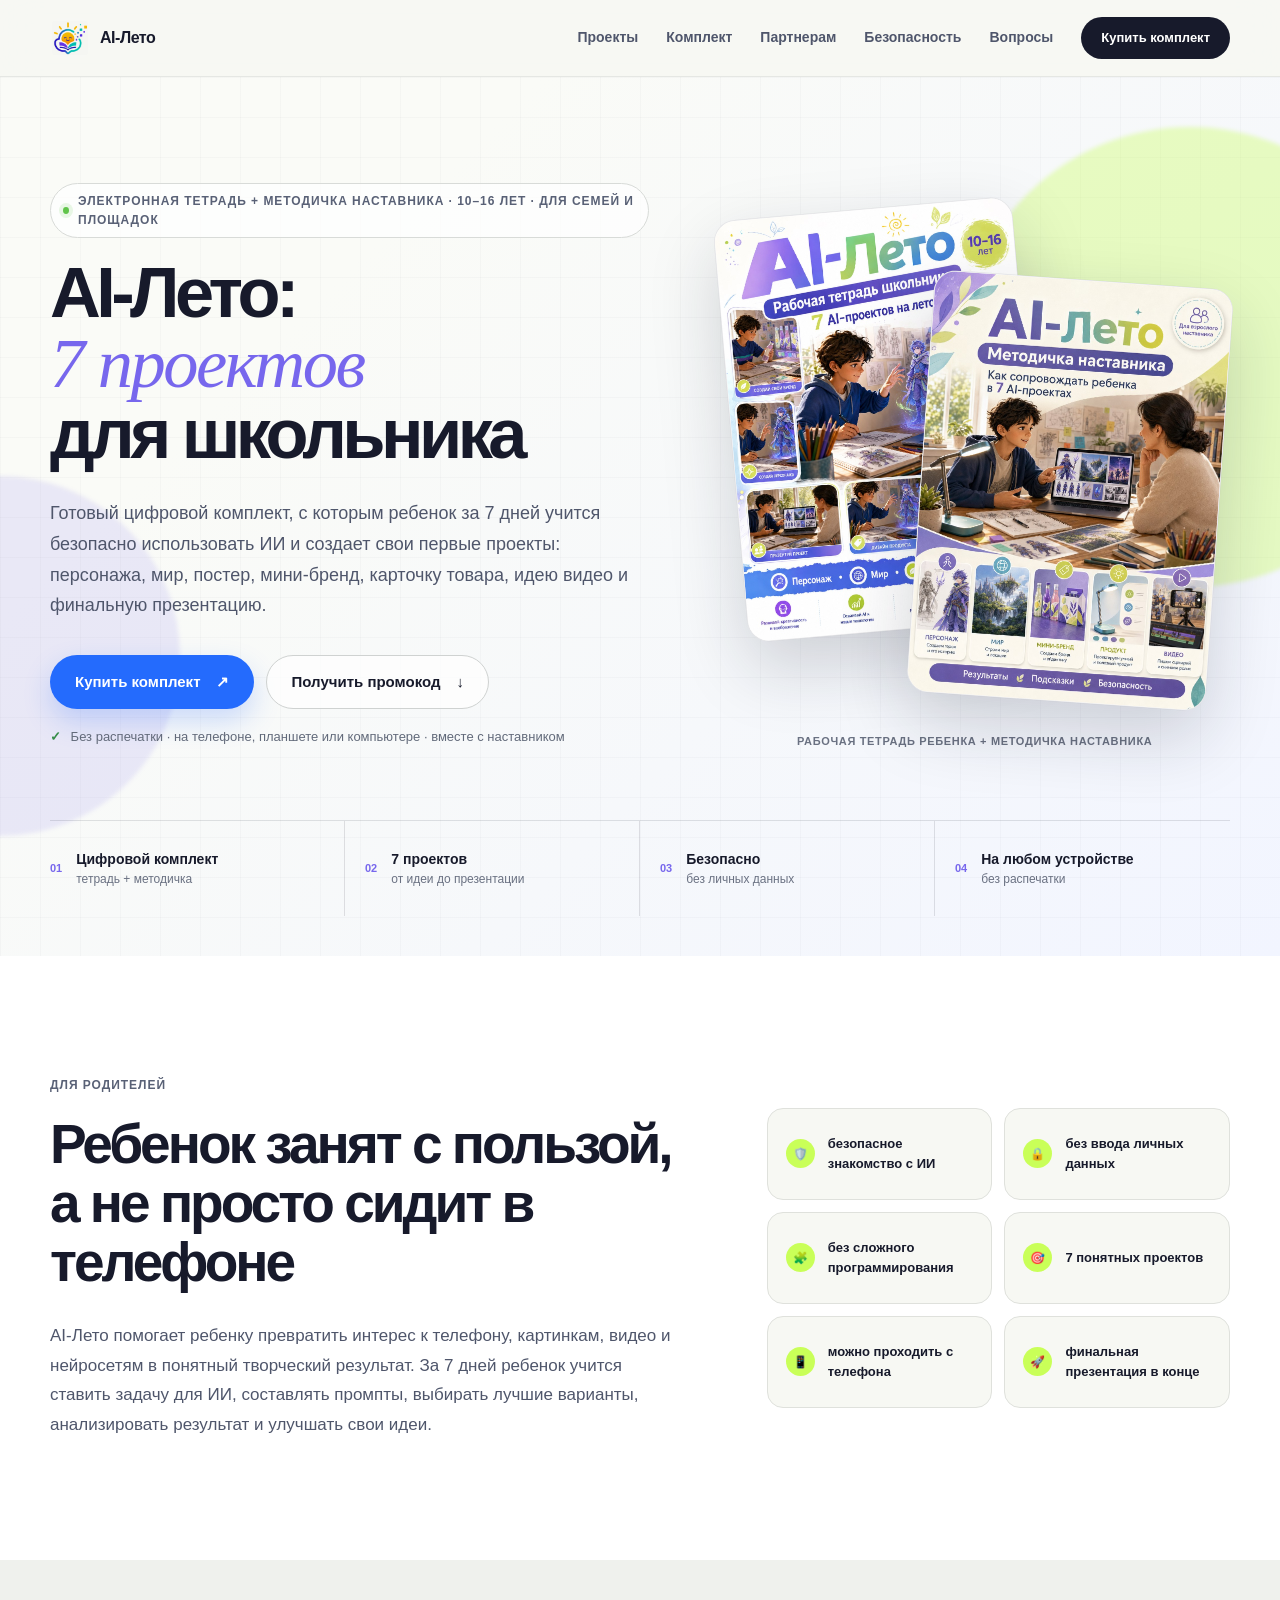
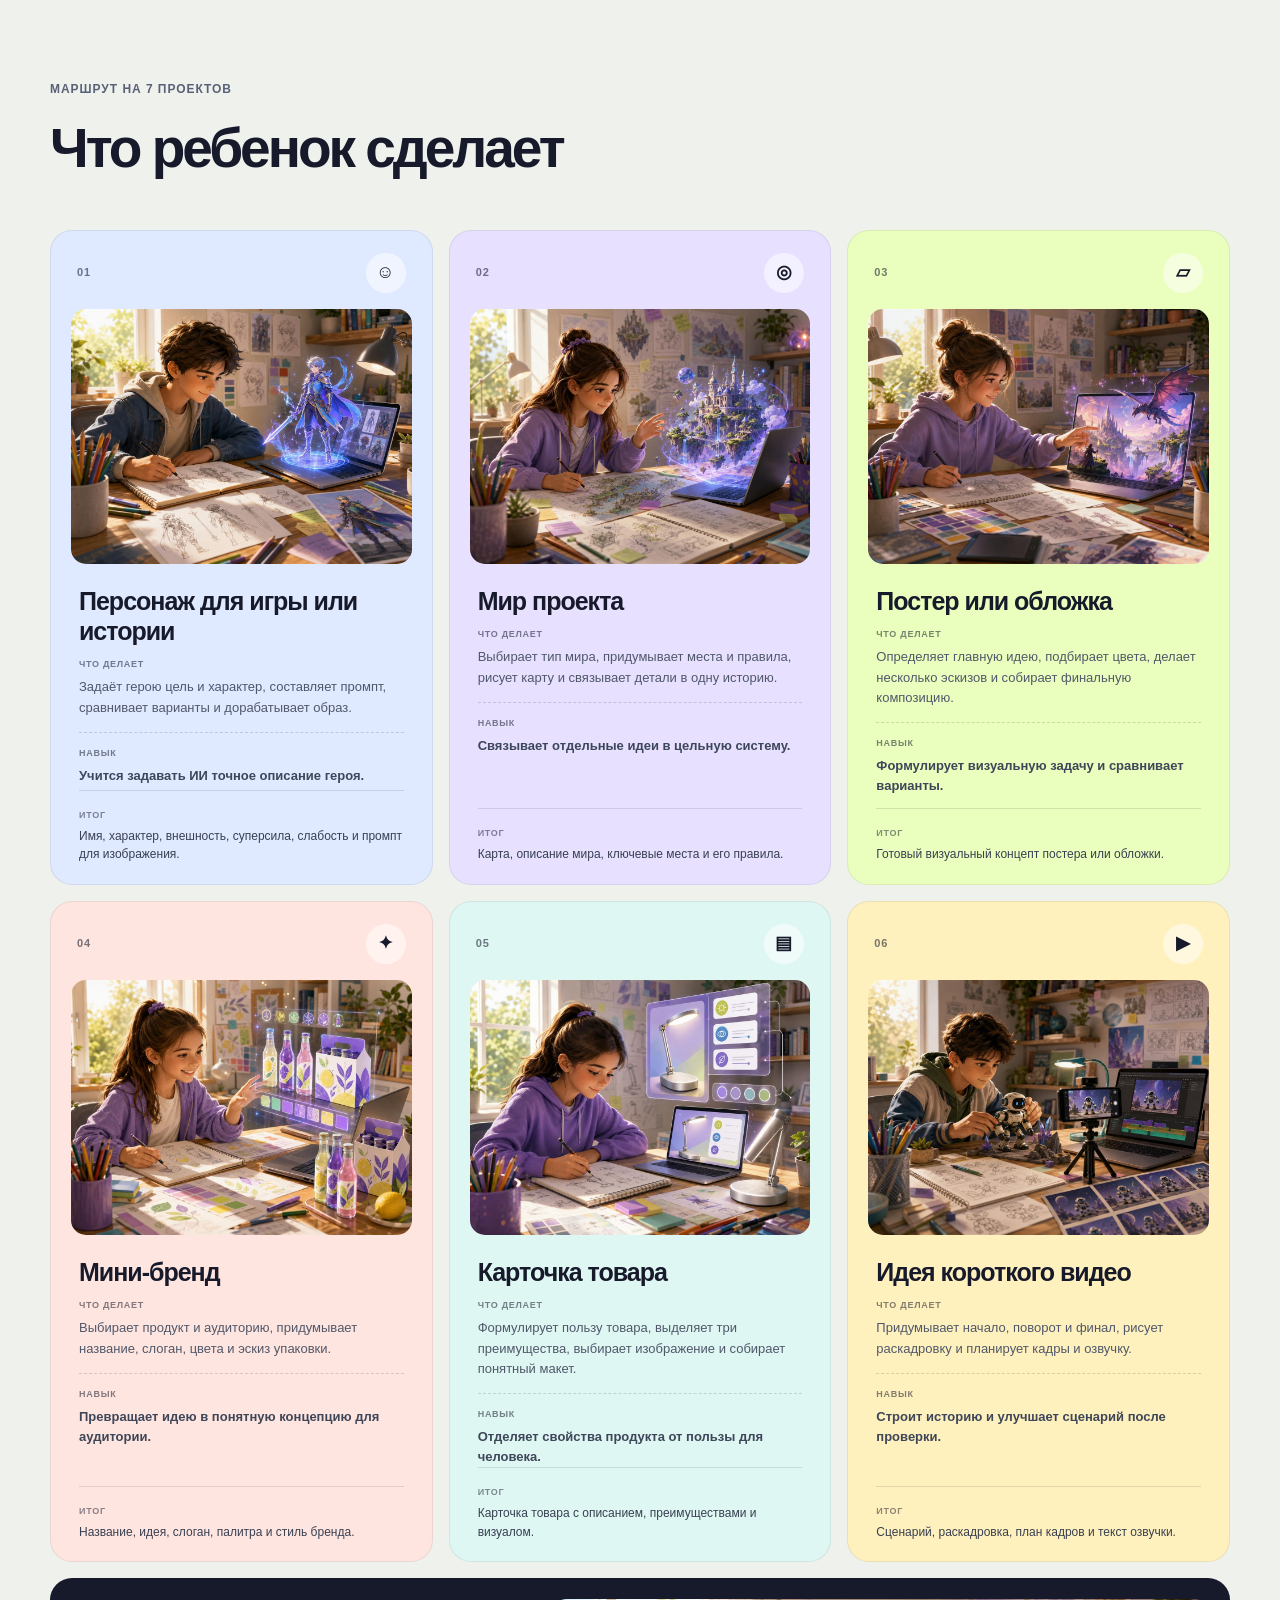
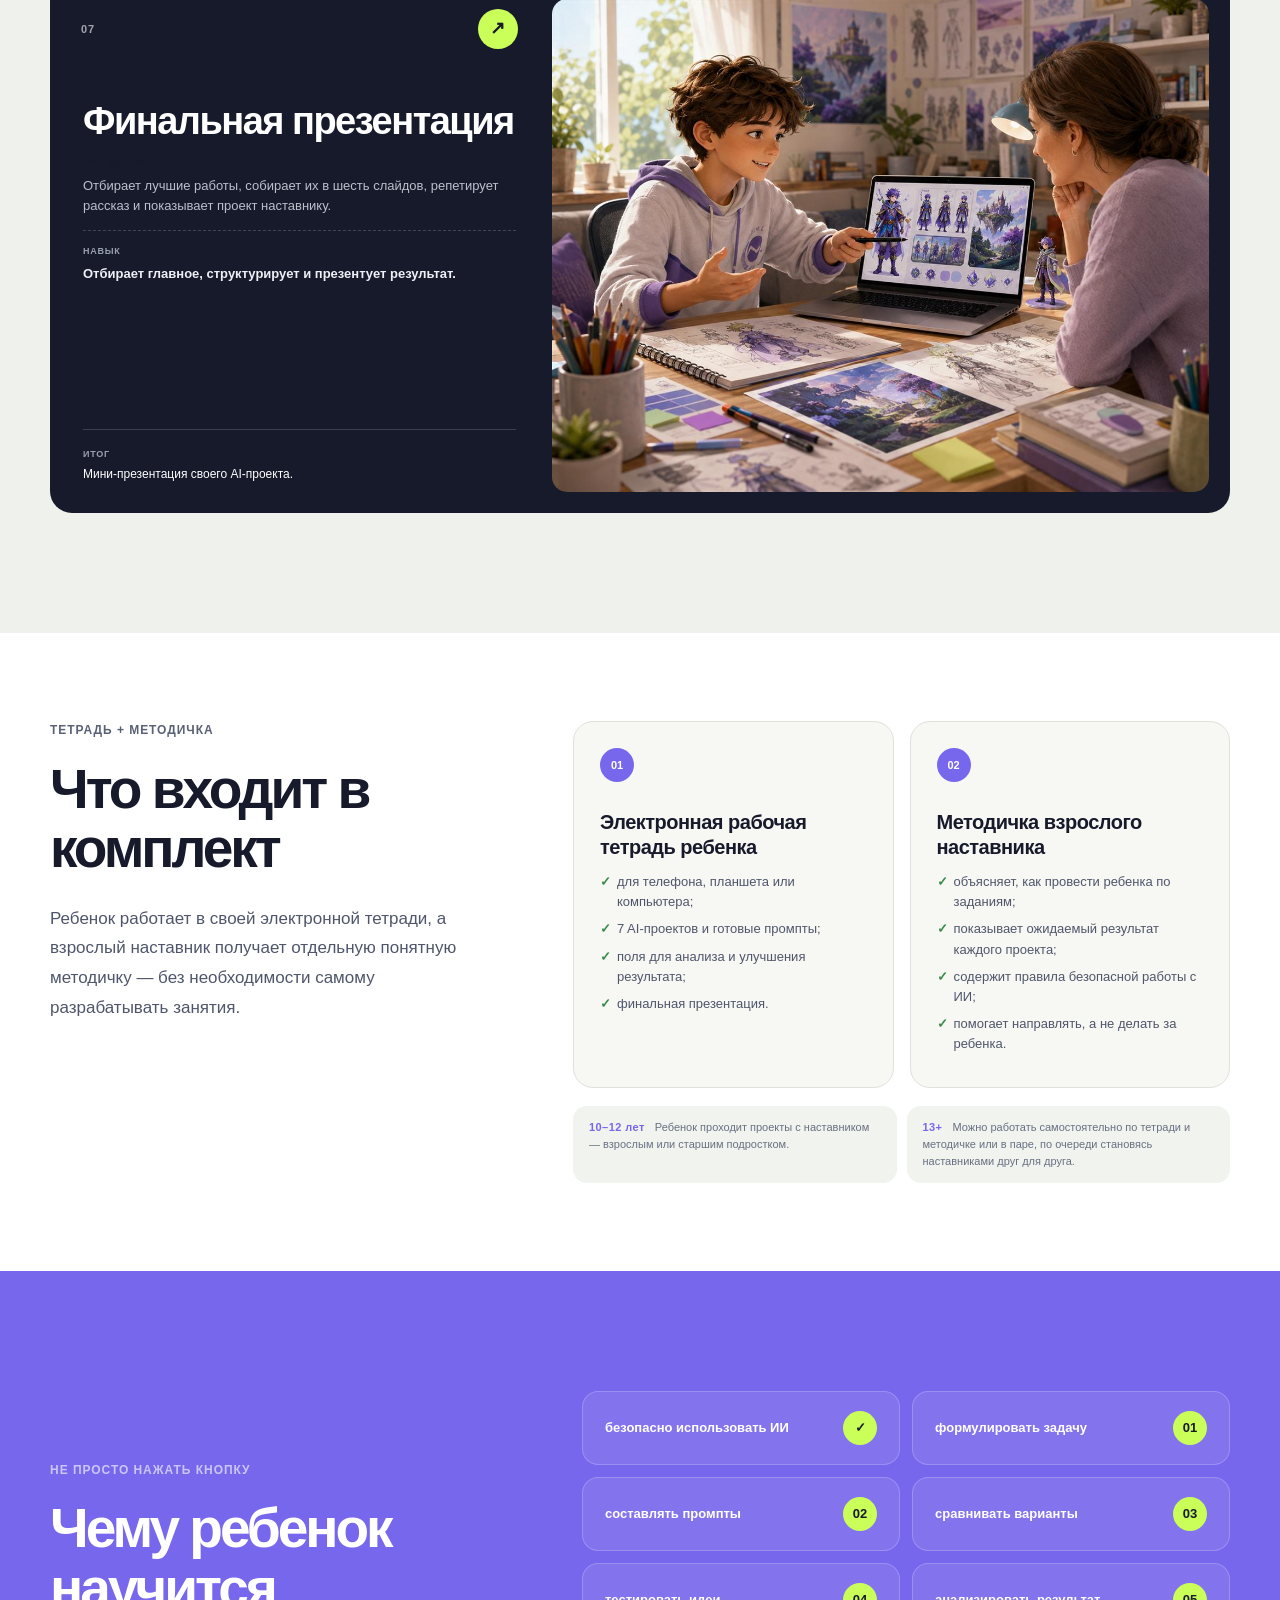
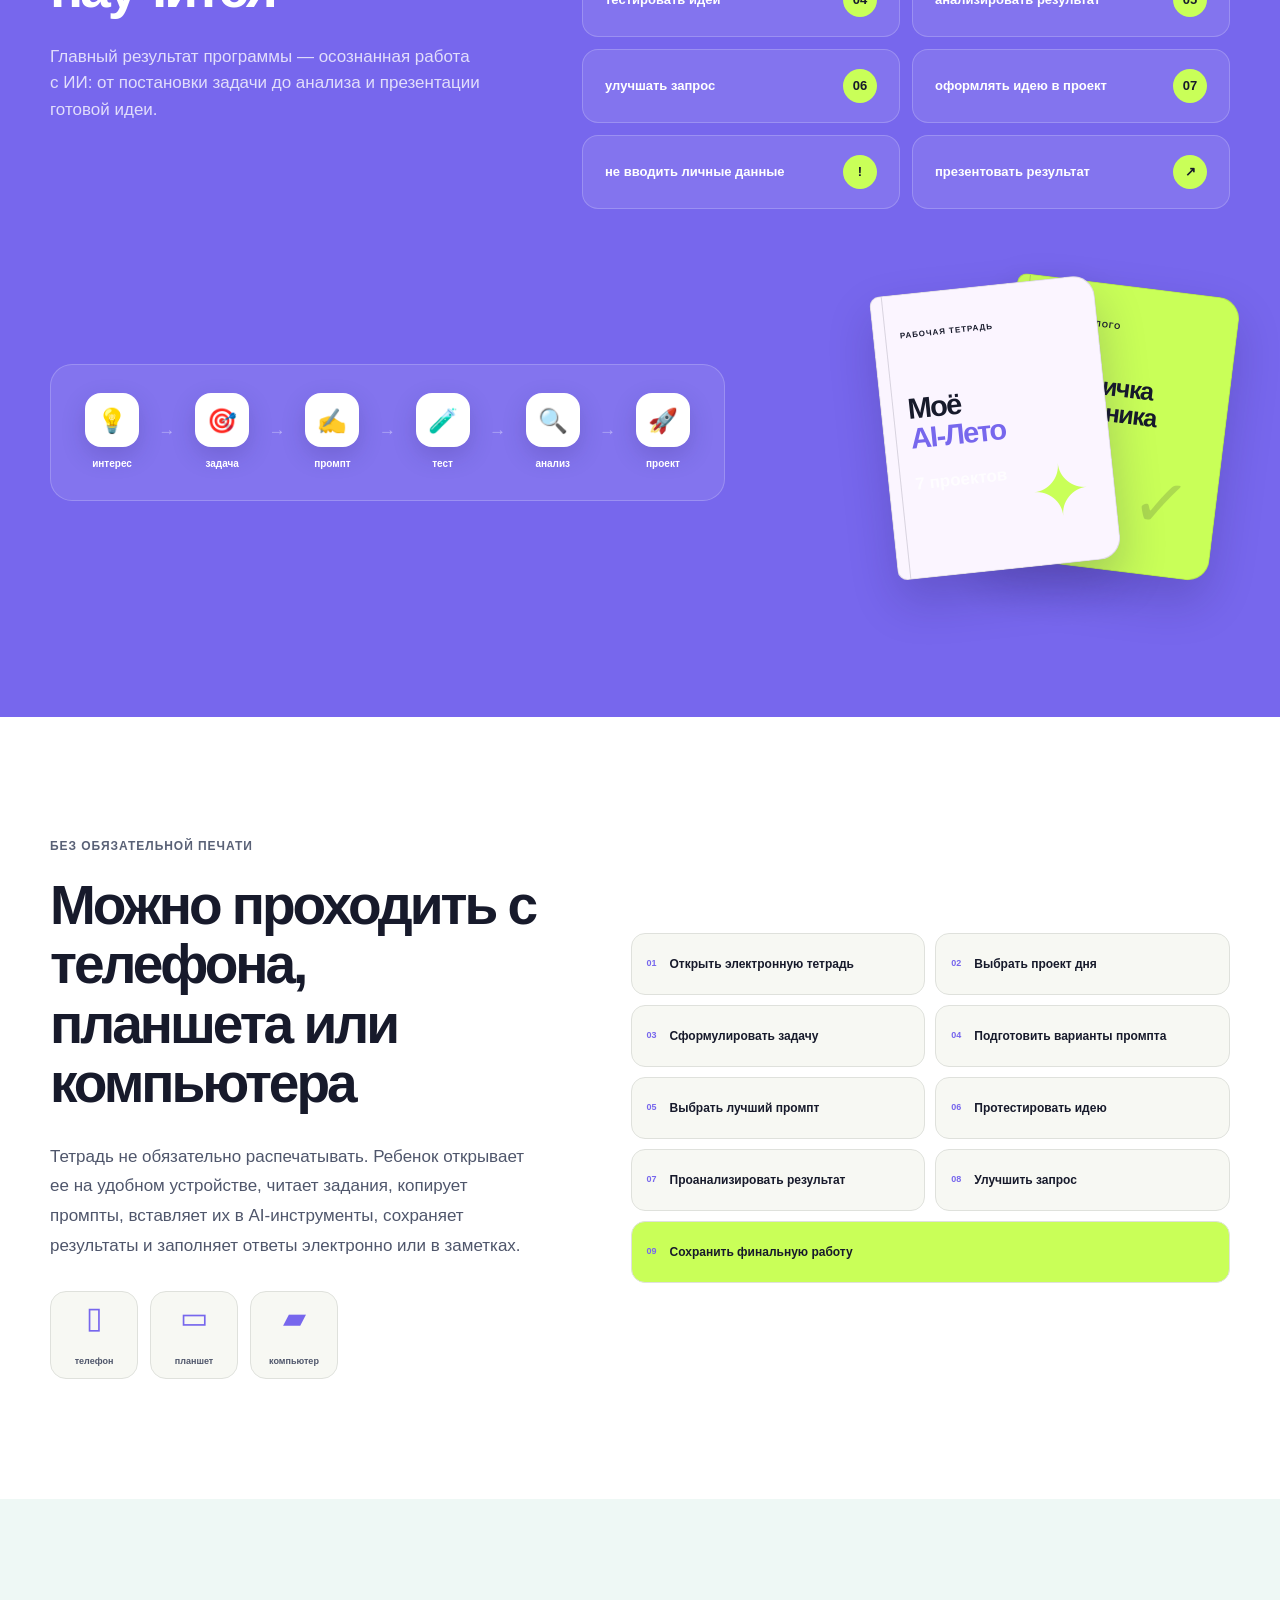
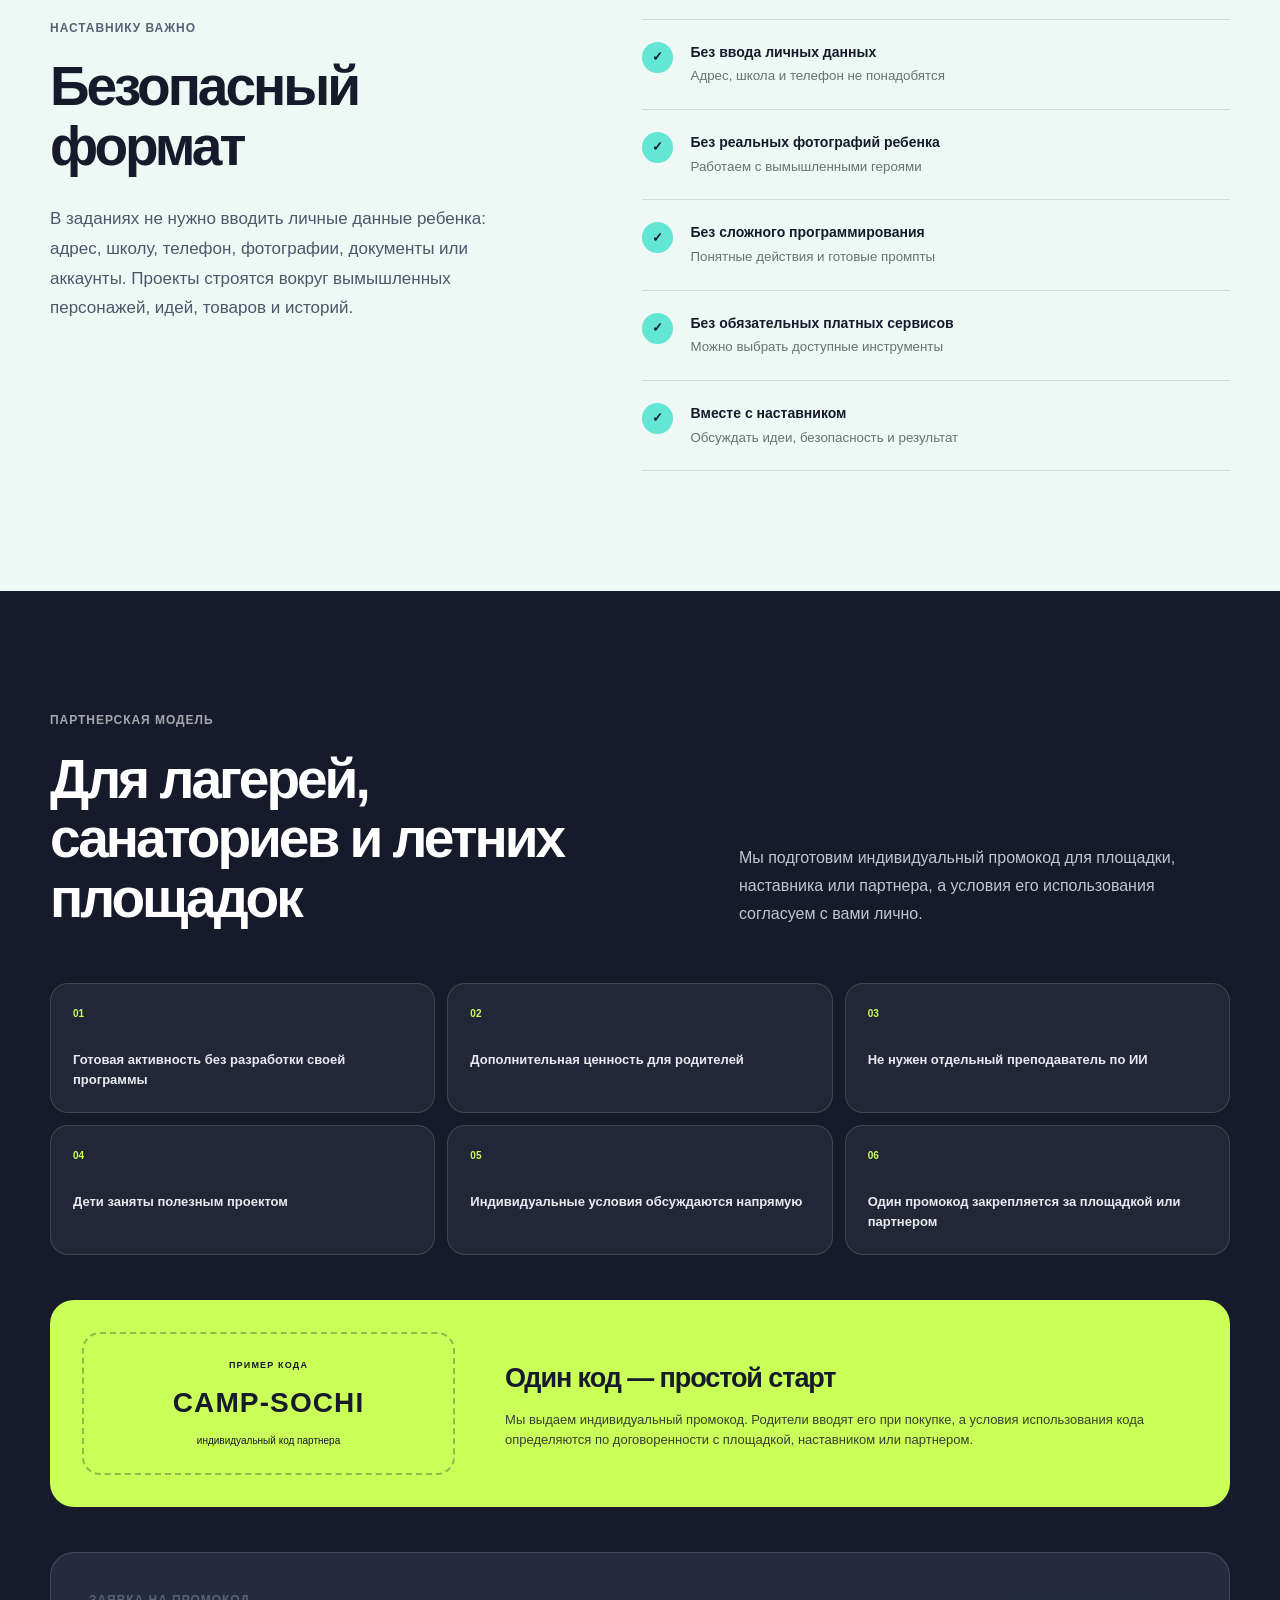
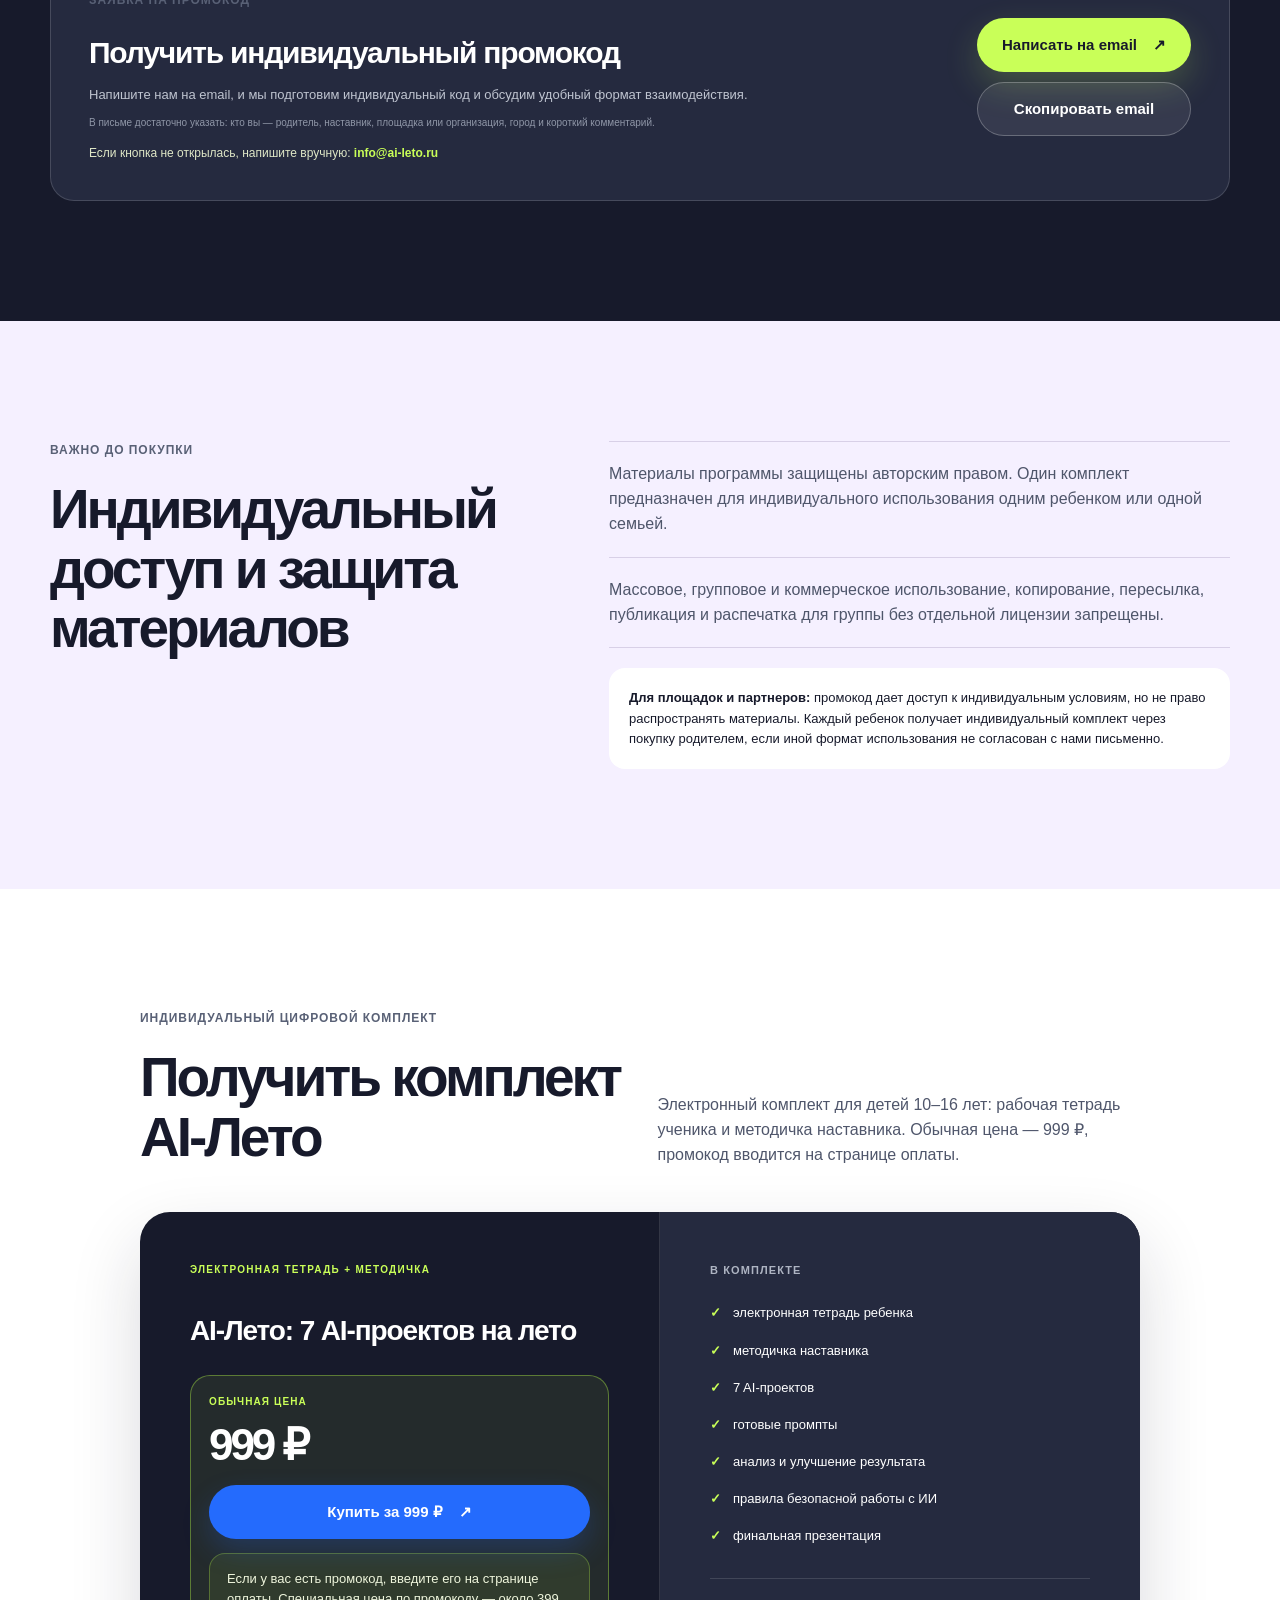
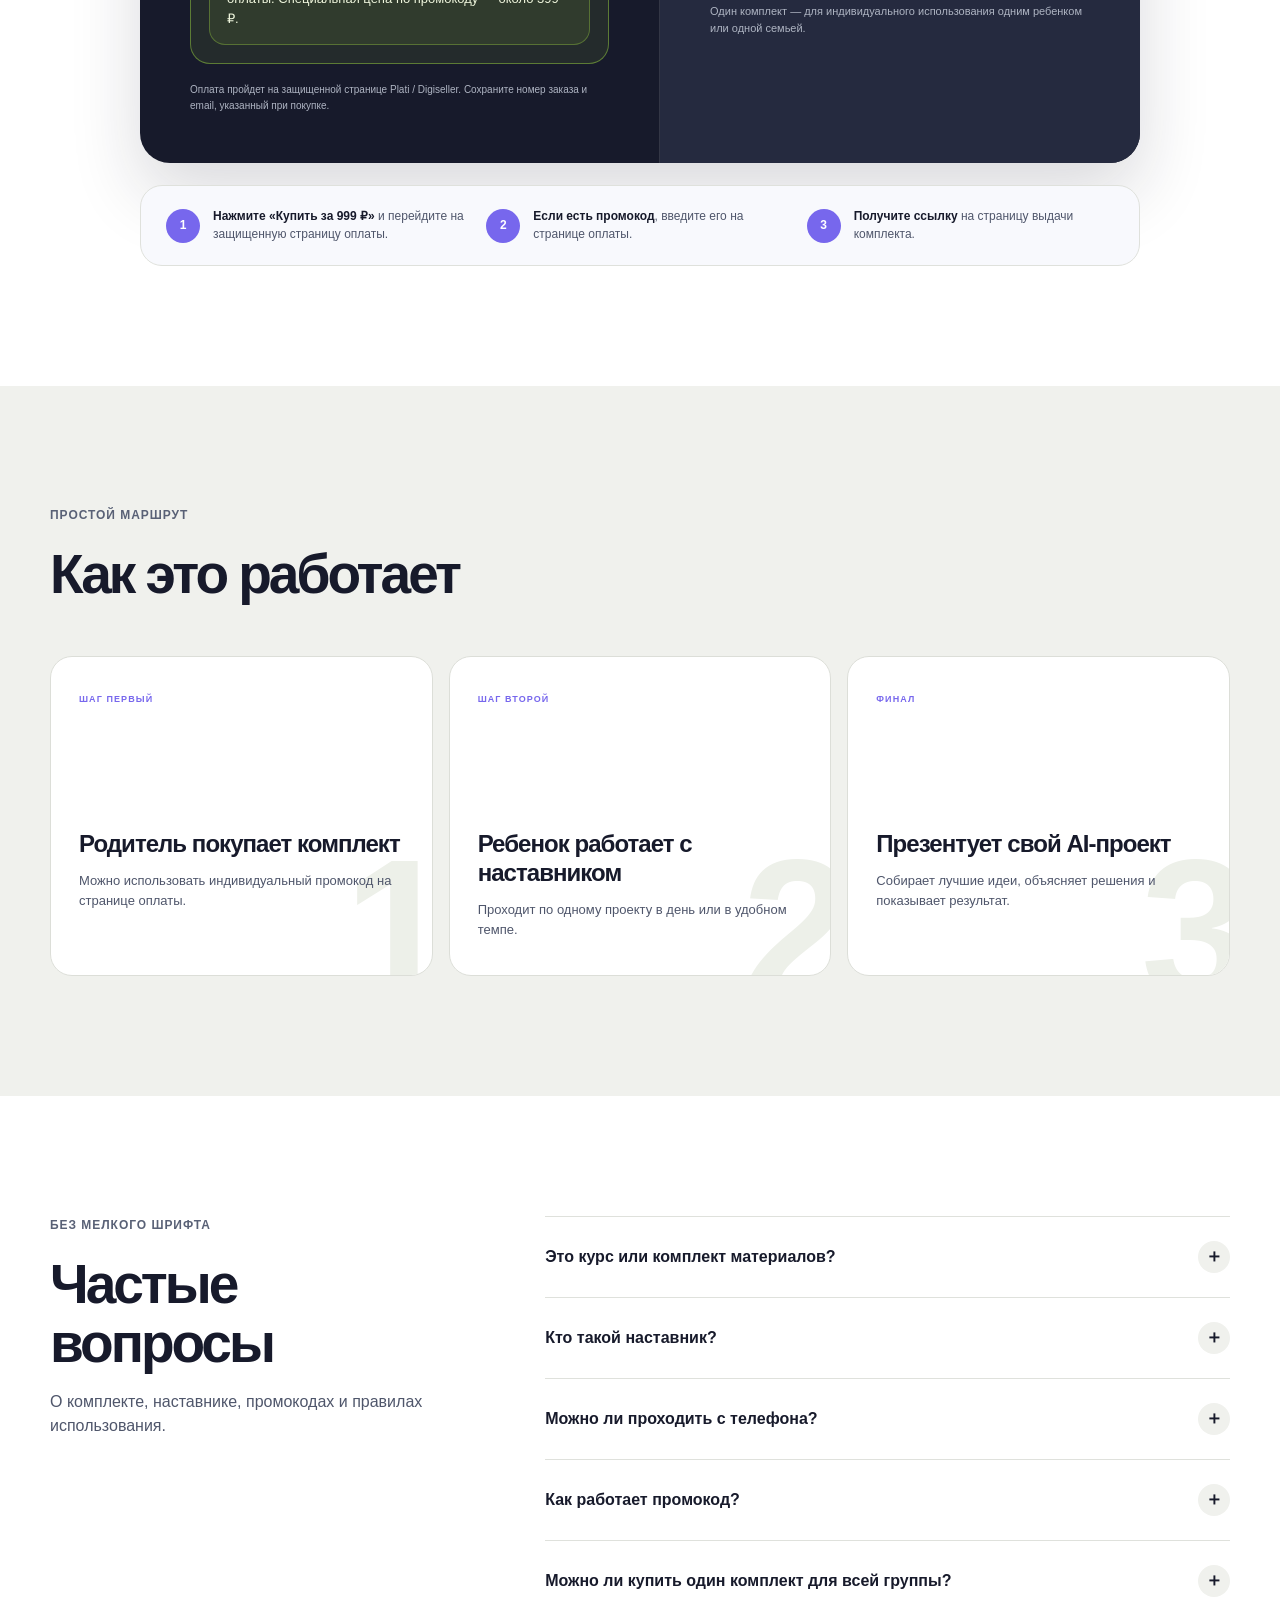
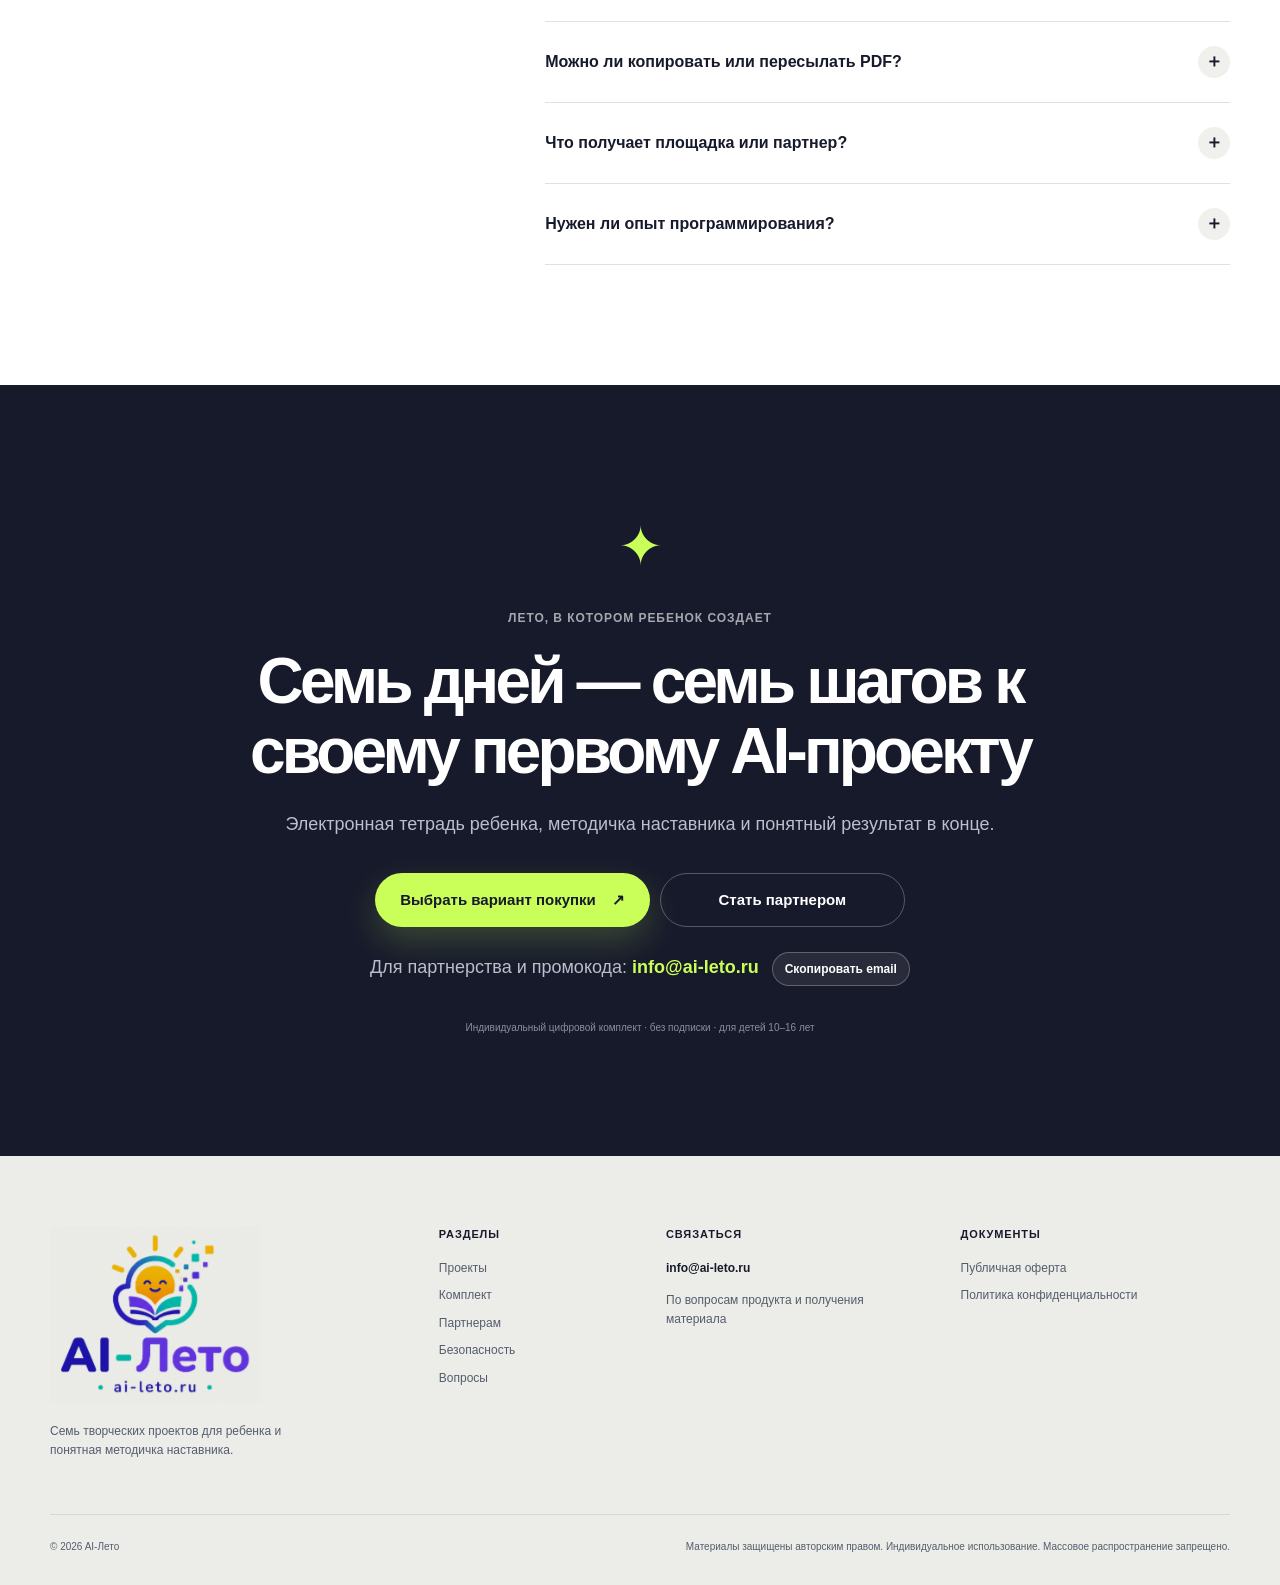
<file: index.html>
<!doctype html>
<html lang="ru">
  <head>
    <meta charset="UTF-8">
    <meta name="viewport" content="width=device-width, initial-scale=1">
    <meta name="theme-color" content="#f7f8f3">
    <meta name="description" content="AI-Лето — цифровой комплект из электронной тетради ребенка и методички наставника: 7 безопасных AI-проектов для детей 10–16 лет.">
    <meta property="og:title" content="AI-Лето: 7 проектов для школьника">
    <meta property="og:description" content="Готовый цифровой комплект для семей, лагерей, санаториев, детских центров и летних площадок.">
    <meta property="og:type" content="website">
    <meta property="og:image" content="assets/og-image.svg">
    <meta property="og:locale" content="ru_RU">
    <title>AI-Лето: 7 проектов для школьника — цифровой комплект</title>
    <link rel="icon" href="assets/ai-leto-mark.png" type="image/png">
    <link rel="apple-touch-icon" href="assets/ai-leto-mark.png">
    <link rel="stylesheet" href="styles.css?v=20260701-age-mode">
  </head>
  <body>
    <a class="skip-link" href="#main">Перейти к содержанию</a>

    <header class="site-header">
      <div class="container header-inner">
        <a class="brand" href="#top" aria-label="AI-Лето — на главную">
          <img class="brand-mark-image" src="assets/ai-leto-mark.png" width="512" height="512" alt="" aria-hidden="true">
          <span>AI-Лето</span>
        </a>
        <button class="menu-toggle" type="button" aria-expanded="false" aria-controls="site-nav" aria-label="Открыть меню">
          <span></span><span></span><span></span>
        </button>
        <nav class="site-nav" id="site-nav" aria-label="Основная навигация">
          <a href="#projects">Проекты</a>
          <a href="#inside">Комплект</a>
          <a href="#organization">Партнерам</a>
          <a href="#safety">Безопасность</a>
          <a href="#faq">Вопросы</a>
          <a class="button button-small button-dark" href="#pricing">Купить комплект</a>
        </nav>
      </div>
    </header>

    <main id="main">
      <section class="hero" id="top">
        <div class="hero-orb hero-orb-one" aria-hidden="true"></div>
        <div class="hero-orb hero-orb-two" aria-hidden="true"></div>
        <div class="container hero-grid">
          <div class="hero-copy reveal">
            <p class="eyebrow"><span></span> Электронная тетрадь + методичка наставника · 10–16 лет · Для семей и площадок</p>
            <h1>AI-Лето:<br><em>7 проектов</em><br>для школьника</h1>
            <p class="hero-lead">Готовый цифровой комплект, с которым ребенок за 7 дней учится безопасно использовать ИИ и создает свои первые проекты: персонажа, мир, постер, мини-бренд, карточку товара, идею видео и финальную презентацию.</p>
            <div class="hero-actions">
              <a class="button button-primary" href="#pricing" data-event="hero_buy_click" aria-label="Перейти к покупке комплекта">
                Купить комплект
                <span aria-hidden="true">↗</span>
              </a>
              <a class="button button-secondary" href="mailto:info@ai-leto.ru?subject=%D0%9F%D0%B0%D1%80%D1%82%D0%BD%D0%B5%D1%80%D1%81%D1%82%D0%B2%D0%BE%20AI-%D0%9B%D0%B5%D1%82%D0%BE&amp;body=%D0%97%D0%B4%D1%80%D0%B0%D0%B2%D1%81%D1%82%D0%B2%D1%83%D0%B9%D1%82%D0%B5!%20%D0%A5%D0%BE%D1%87%D1%83%20%D0%BE%D0%B1%D1%81%D1%83%D0%B4%D0%B8%D1%82%D1%8C%20%D0%BF%D0%B0%D1%80%D1%82%D0%BD%D0%B5%D1%80%D1%81%D1%82%D0%B2%D0%BE%20%2F%20%D0%BF%D0%BE%D0%BB%D1%83%D1%87%D0%B8%D1%82%D1%8C%20%D0%BF%D1%80%D0%BE%D0%BC%D0%BE%D0%BA%D0%BE%D0%B4%20AI-%D0%9B%D0%B5%D1%82%D0%BE.%0A%0A%D0%9A%D1%82%D0%BE%20%D0%B2%D1%8B%20(%D1%80%D0%BE%D0%B4%D0%B8%D1%82%D0%B5%D0%BB%D1%8C%2C%20%D0%BD%D0%B0%D1%81%D1%82%D0%B0%D0%B2%D0%BD%D0%B8%D0%BA%2C%20%D0%BF%D0%BB%D0%BE%D1%89%D0%B0%D0%B4%D0%BA%D0%B0%20%D0%B8%D0%BB%D0%B8%20%D0%BE%D1%80%D0%B3%D0%B0%D0%BD%D0%B8%D0%B7%D0%B0%D1%86%D0%B8%D1%8F)%3A%0A%D0%93%D0%BE%D1%80%D0%BE%D0%B4%3A%0A%D0%9A%D0%BE%D0%BC%D0%BC%D0%B5%D0%BD%D1%82%D0%B0%D1%80%D0%B8%D0%B9%3A" data-organization-cta data-event="organization_cta_click">Получить промокод <span aria-hidden="true">↓</span></a>
            </div>
            <p class="microcopy"><span aria-hidden="true">✓</span> Без распечатки · на телефоне, планшете или компьютере · вместе с наставником</p>
          </div>

          <div class="hero-visual reveal" role="img" aria-label="Рабочая тетрадь ребенка и методичка наставника AI-Лето">
            <figure class="inside-preview product-cover-preview hero-covers-preview">
              <img class="product-cover-child" src="assets/ai-leto-product-cover.jpg" width="1055" height="1491" fetchpriority="high" alt="Обложка электронной рабочей тетради AI-Лето для школьника">
              <img class="product-cover-mentor" src="assets/ai-leto-mentor-guide.jpg" width="1055" height="1491" fetchpriority="high" alt="Обложка методички взрослого наставника AI-Лето">
              <figcaption>Рабочая тетрадь ребенка + методичка наставника</figcaption>
            </figure>
          </div>
        </div>
        <div class="container trust-strip reveal" aria-label="Ключевые особенности">
          <div><span>01</span><p><strong>Цифровой комплект</strong><br>тетрадь + методичка</p></div>
          <div><span>02</span><p><strong>7 проектов</strong><br>от идеи до презентации</p></div>
          <div><span>03</span><p><strong>Безопасно</strong><br>без личных данных</p></div>
          <div><span>04</span><p><strong>На любом устройстве</strong><br>без распечатки</p></div>
        </div>
      </section>

      <section class="section parent-section">
        <div class="container parent-grid reveal">
          <div>
            <p class="section-kicker">Для родителей</p>
            <h2>Ребенок занят с пользой, а не просто сидит в телефоне</h2>
            <p class="section-lead">AI-Лето помогает ребенку превратить интерес к телефону, картинкам, видео и нейросетям в понятный творческий результат. За 7 дней ребенок учится ставить задачу для ИИ, составлять промпты, выбирать лучшие варианты, анализировать результат и улучшать свои идеи.</p>
          </div>
          <ul class="parent-benefits">
            <li><span>🛡️</span> безопасное знакомство с ИИ</li>
            <li><span>🔒</span> без ввода личных данных</li>
            <li><span>🧩</span> без сложного программирования</li>
            <li><span>🎯</span> 7 понятных проектов</li>
            <li><span>📱</span> можно проходить с телефона</li>
            <li><span>🚀</span> финальная презентация в конце</li>
          </ul>
        </div>
      </section>

      <section class="section projects-section" id="projects">
        <div class="container">
          <div class="section-heading reveal">
            <div><p class="section-kicker">Маршрут на 7 проектов</p><h2>Что ребенок сделает</h2></div>
          </div>
          <div class="project-grid">
            <article class="project-card card-blue reveal">
              <div class="card-meta"><span>01</span><span aria-hidden="true">☺</span></div>
              <figure class="project-card-image"><img src="assets/projects/character-diverse.jpg" width="1200" height="900" loading="lazy" alt="Мальчик рисует героя и дорабатывает его образ с помощью AI-помощника"></figure>
              <h3>Персонаж для игры или истории</h3>
              <p class="card-action"><span>Что делает</span>Задаёт герою цель и характер, составляет промпт, сравнивает варианты и дорабатывает образ.</p>
              <p class="card-skill"><span>Навык</span>Учится задавать ИИ точное описание героя.</p>
              <div class="card-result"><span>Итог</span> Имя, характер, внешность, суперсила, слабость и промпт для изображения.</div>
            </article>
            <article class="project-card card-violet reveal">
              <div class="card-meta"><span>02</span><span aria-hidden="true">◎</span></div>
              <figure class="project-card-image"><img src="assets/projects/world-diverse.jpg" width="1200" height="900" loading="lazy" alt="Девочка рисует карту и создаёт фантастический мир с помощью AI-помощника"></figure>
              <h3>Мир проекта</h3>
              <p class="card-action"><span>Что делает</span>Выбирает тип мира, придумывает места и правила, рисует карту и связывает детали в одну историю.</p>
              <p class="card-skill"><span>Навык</span>Связывает отдельные идеи в цельную систему.</p>
              <div class="card-result"><span>Итог</span> Карта, описание мира, ключевые места и его правила.</div>
            </article>
            <article class="project-card card-lime reveal">
              <div class="card-meta"><span>03</span><span aria-hidden="true">▱</span></div>
              <figure class="project-card-image"><img src="assets/projects/poster-diverse.jpg" width="1200" height="900" loading="lazy" alt="Девочка выбирает цвета и создаёт обложку фантастической истории с драконом"></figure>
              <h3>Постер или обложка</h3>
              <p class="card-action"><span>Что делает</span>Определяет главную идею, подбирает цвета, делает несколько эскизов и собирает финальную композицию.</p>
              <p class="card-skill"><span>Навык</span>Формулирует визуальную задачу и сравнивает варианты.</p>
              <div class="card-result"><span>Итог</span> Готовый визуальный концепт постера или обложки.</div>
            </article>
            <article class="project-card card-coral reveal">
              <div class="card-meta"><span>04</span><span aria-hidden="true">✦</span></div>
              <figure class="project-card-image"><img src="assets/projects/brand-diverse.jpg" width="1200" height="900" loading="lazy" alt="Девочка придумывает цвета и упаковку вымышленного бренда напитков"></figure>
              <h3>Мини-бренд</h3>
              <p class="card-action"><span>Что делает</span>Выбирает продукт и аудиторию, придумывает название, слоган, цвета и эскиз упаковки.</p>
              <p class="card-skill"><span>Навык</span>Превращает идею в понятную концепцию для аудитории.</p>
              <div class="card-result"><span>Итог</span> Название, идея, слоган, палитра и стиль бренда.</div>
            </article>
            <article class="project-card card-sky reveal">
              <div class="card-meta"><span>05</span><span aria-hidden="true">▤</span></div>
              <figure class="project-card-image"><img src="assets/projects/product-card-diverse.jpg" width="1200" height="900" loading="lazy" alt="Девочка проектирует умную лампу и оформляет карточку продукта"></figure>
              <h3>Карточка товара</h3>
              <p class="card-action"><span>Что делает</span>Формулирует пользу товара, выделяет три преимущества, выбирает изображение и собирает понятный макет.</p>
              <p class="card-skill"><span>Навык</span>Отделяет свойства продукта от пользы для человека.</p>
              <div class="card-result"><span>Итог</span> Карточка товара с описанием, преимуществами и визуалом.</div>
            </article>
            <article class="project-card card-yellow reveal">
              <div class="card-meta"><span>06</span><span aria-hidden="true">▶</span></div>
              <figure class="project-card-image"><img src="assets/projects/video-diverse.jpg" width="1200" height="900" loading="lazy" alt="Мальчик рисует раскадровку, снимает и монтирует короткое видео с роботом"></figure>
              <h3>Идея короткого видео</h3>
              <p class="card-action"><span>Что делает</span>Придумывает начало, поворот и финал, рисует раскадровку и планирует кадры и озвучку.</p>
              <p class="card-skill"><span>Навык</span>Строит историю и улучшает сценарий после проверки.</p>
              <div class="card-result"><span>Итог</span> Сценарий, раскадровка, план кадров и текст озвучки.</div>
            </article>
            <article class="project-card project-card-wide card-dark reveal">
              <div class="wide-copy">
                <div class="card-meta"><span>07</span><span aria-hidden="true">↗</span></div>
                <h3>Финальная презентация</h3>
                <p class="card-action"><span>Что делает</span>Отбирает лучшие работы, собирает их в шесть слайдов, репетирует рассказ и показывает проект наставнику.</p>
                <p class="card-skill"><span>Навык</span>Отбирает главное, структурирует и презентует результат.</p>
                <div class="card-result"><span>Итог</span> Мини-презентация своего AI-проекта.</div>
              </div>
              <figure class="project-card-image project-card-image-wide"><img src="assets/projects/presentation-diverse.jpg" width="1200" height="900" loading="lazy" alt="Мальчик показывает взрослому наставнику финальную презентацию своего AI-проекта"></figure>
            </article>
          </div>
        </div>
      </section>

      <section class="section inside-section inside-section-compact" id="inside">
        <div class="container inside-grid inside-grid-text">
          <div class="inside-copy reveal">
            <div class="inside-heading">
              <p class="section-kicker">Тетрадь + методичка</p>
              <h2>Что входит в комплект</h2>
              <p class="section-lead">Ребенок работает в своей электронной тетради, а взрослый наставник получает отдельную понятную методичку — без необходимости самому разрабатывать занятия.</p>
            </div>
            <div class="product-files">
              <article>
                <span class="file-number">01</span>
                <div><h3>Электронная рабочая тетрадь ребенка</h3><ul><li>для телефона, планшета или компьютера;</li><li>7 AI-проектов и готовые промпты;</li><li>поля для анализа и улучшения результата;</li><li>финальная презентация.</li></ul></div>
              </article>
              <article>
                <span class="file-number">02</span>
                <div><h3>Методичка взрослого наставника</h3><ul><li>объясняет, как провести ребенка по заданиям;</li><li>показывает ожидаемый результат каждого проекта;</li><li>содержит правила безопасной работы с ИИ;</li><li>помогает направлять, а не делать за ребенка.</li></ul></div>
              </article>
              <div class="age-mode-note" aria-label="Формат работы в зависимости от возраста">
                <p><span>10–12 лет</span> Ребенок проходит проекты с наставником — взрослым или старшим подростком.</p>
                <p><span>13+</span> Можно работать самостоятельно по тетради и методичке или в паре, по очереди становясь наставниками друг для друга.</p>
              </div>
            </div>
          </div>
        </div>
      </section>

      <section class="section audience-section skills-section">
        <div class="container audience-grid reveal">
          <div>
            <p class="section-kicker light">Не просто нажать кнопку</p>
            <h2>Чему ребенок научится</h2>
            <p>Главный результат программы — осознанная работа с ИИ: от постановки задачи до анализа и презентации готовой идеи.</p>
          </div>
          <ul class="tag-list" aria-label="Навыки ребенка">
            <li>безопасно использовать ИИ <span>✓</span></li>
            <li>формулировать задачу <span>01</span></li>
            <li>составлять промпты <span>02</span></li>
            <li>сравнивать варианты <span>03</span></li>
            <li>тестировать идеи <span>04</span></li>
            <li>анализировать результат <span>05</span></li>
            <li>улучшать запрос <span>06</span></li>
            <li>оформлять идею в проект <span>07</span></li>
            <li>не вводить личные данные <span>!</span></li>
            <li>презентовать результат <span>↗</span></li>
          </ul>
        </div>
        <div class="container learning-visuals reveal">
          <div class="learning-path" aria-label="Путь от интереса к готовому проекту">
            <div><span>💡</span><small>интерес</small></div><b>→</b>
            <div><span>🎯</span><small>задача</small></div><b>→</b>
            <div><span>✍️</span><small>промпт</small></div><b>→</b>
            <div><span>🧪</span><small>тест</small></div><b>→</b>
            <div><span>🔍</span><small>анализ</small></div><b>→</b>
            <div><span>🚀</span><small>проект</small></div>
          </div>
          <div class="booklet-pair" role="img" aria-label="Электронная тетрадь ребенка и методичка наставника">
            <div class="mini-booklet child-booklet"><small>РАБОЧАЯ ТЕТРАДЬ</small><h3>Моё<br><strong>AI-Лето</strong></h3><p>7 проектов</p><i>✦</i></div>
            <div class="mini-booklet mentor-booklet"><small>ДЛЯ ВЗРОСЛОГО</small><h3>Методичка<br>наставника</h3><ul><li>□ цель проекта</li><li>□ вопросы ребенку</li><li>□ безопасный старт</li></ul><i>✓</i></div>
          </div>
        </div>
      </section>

      <section class="section device-section">
        <div class="container device-grid">
          <div class="device-copy reveal">
            <p class="section-kicker">Без обязательной печати</p>
            <h2>Можно проходить с телефона, планшета или компьютера</h2>
            <p class="section-lead">Тетрадь не обязательно распечатывать. Ребенок открывает ее на удобном устройстве, читает задания, копирует промпты, вставляет их в AI-инструменты, сохраняет результаты и заполняет ответы электронно или в заметках.</p>
            <div class="device-icons" aria-label="Поддерживаемые устройства"><span>▯<small>телефон</small></span><span>▭<small>планшет</small></span><span>▰<small>компьютер</small></span></div>
          </div>
          <ol class="workflow-list reveal">
            <li><span>01</span>Открыть электронную тетрадь</li>
            <li><span>02</span>Выбрать проект дня</li>
            <li><span>03</span>Сформулировать задачу</li>
            <li><span>04</span>Подготовить варианты промпта</li>
            <li><span>05</span>Выбрать лучший промпт</li>
            <li><span>06</span>Протестировать идею</li>
            <li><span>07</span>Проанализировать результат</li>
            <li><span>08</span>Улучшить запрос</li>
            <li><span>09</span>Сохранить финальную работу</li>
          </ol>
        </div>
      </section>

      <section class="section safety-section" id="safety">
        <div class="container safety-grid">
          <div class="safety-copy reveal">
            <p class="section-kicker">Наставнику важно</p>
            <h2>Безопасный формат</h2>
            <p class="section-lead">В заданиях не нужно вводить личные данные ребенка: адрес, школу, телефон, фотографии, документы или аккаунты. Проекты строятся вокруг вымышленных персонажей, идей, товаров и историй.</p>
          </div>
          <div class="safety-list reveal">
            <div><span aria-hidden="true">✓</span><p><strong>Без ввода личных данных</strong><small>Адрес, школа и телефон не понадобятся</small></p></div>
            <div><span aria-hidden="true">✓</span><p><strong>Без реальных фотографий ребенка</strong><small>Работаем с вымышленными героями</small></p></div>
            <div><span aria-hidden="true">✓</span><p><strong>Без сложного программирования</strong><small>Понятные действия и готовые промпты</small></p></div>
            <div><span aria-hidden="true">✓</span><p><strong>Без обязательных платных сервисов</strong><small>Можно выбрать доступные инструменты</small></p></div>
            <div><span aria-hidden="true">✓</span><p><strong>Вместе с наставником</strong><small>Обсуждать идеи, безопасность и результат</small></p></div>
          </div>
        </div>
      </section>

      <section class="section organization-section" id="organization">
        <div class="container">
          <div class="organization-hero reveal">
            <div>
              <p class="section-kicker light">Партнерская модель</p>
              <h2>Для лагерей, санаториев и летних площадок</h2>
            </div>
            <p>Мы подготовим индивидуальный промокод для площадки, наставника или партнера, а условия его использования согласуем с вами лично.</p>
          </div>
          <ul class="organization-benefits reveal">
            <li><span>01</span>Готовая активность без разработки своей программы</li>
            <li><span>02</span>Дополнительная ценность для родителей</li>
            <li><span>03</span>Не нужен отдельный преподаватель по ИИ</li>
            <li><span>04</span>Дети заняты полезным проектом</li>
            <li><span>05</span>Индивидуальные условия обсуждаются напрямую</li>
            <li><span>06</span>Один промокод закрепляется за площадкой или партнером</li>
          </ul>
          <div class="promo-model reveal">
            <div class="promo-code-sample"><small>ПРИМЕР КОДА</small><strong>CAMP-SOCHI</strong><span>индивидуальный код партнера</span></div>
            <div><h3>Один код — простой старт</h3><p>Мы выдаем индивидуальный промокод. Родители вводят его при покупке, а условия использования кода определяются по договоренности с площадкой, наставником или партнером.</p></div>
          </div>
          <div class="organization-application reveal" id="organization-application">
            <div><p class="section-kicker">Заявка на промокод</p><h3>Получить индивидуальный промокод</h3><p>Напишите нам на email, и мы подготовим индивидуальный код и обсудим удобный формат взаимодействия.</p><p class="application-fields">В письме достаточно указать: кто вы — родитель, наставник, площадка или организация, город и короткий комментарий.</p><p class="email-fallback">Если кнопка не открылась, напишите вручную: <a href="mailto:info@ai-leto.ru">info@ai-leto.ru</a></p></div>
            <div class="application-actions">
              <a class="button button-lime" href="mailto:info@ai-leto.ru?subject=%D0%9F%D0%B0%D1%80%D1%82%D0%BD%D0%B5%D1%80%D1%81%D1%82%D0%B2%D0%BE%20AI-%D0%9B%D0%B5%D1%82%D0%BE&amp;body=%D0%97%D0%B4%D1%80%D0%B0%D0%B2%D1%81%D1%82%D0%B2%D1%83%D0%B9%D1%82%D0%B5!%20%D0%A5%D0%BE%D1%87%D1%83%20%D0%BE%D0%B1%D1%81%D1%83%D0%B4%D0%B8%D1%82%D1%8C%20%D0%BF%D0%B0%D1%80%D1%82%D0%BD%D0%B5%D1%80%D1%81%D1%82%D0%B2%D0%BE%20%2F%20%D0%BF%D0%BE%D0%BB%D1%83%D1%87%D0%B8%D1%82%D1%8C%20%D0%BF%D1%80%D0%BE%D0%BC%D0%BE%D0%BA%D0%BE%D0%B4%20AI-%D0%9B%D0%B5%D1%82%D0%BE.%0A%0A%D0%9A%D1%82%D0%BE%20%D0%B2%D1%8B%20(%D1%80%D0%BE%D0%B4%D0%B8%D1%82%D0%B5%D0%BB%D1%8C%2C%20%D0%BD%D0%B0%D1%81%D1%82%D0%B0%D0%B2%D0%BD%D0%B8%D0%BA%2C%20%D0%BF%D0%BB%D0%BE%D1%89%D0%B0%D0%B4%D0%BA%D0%B0%20%D0%B8%D0%BB%D0%B8%20%D0%BE%D1%80%D0%B3%D0%B0%D0%BD%D0%B8%D0%B7%D0%B0%D1%86%D0%B8%D1%8F)%3A%0A%D0%93%D0%BE%D1%80%D0%BE%D0%B4%3A%0A%D0%9A%D0%BE%D0%BC%D0%BC%D0%B5%D0%BD%D1%82%D0%B0%D1%80%D0%B8%D0%B9%3A" data-organization-cta data-event="organization_cta_click">Написать на email <span aria-hidden="true">↗</span></a>
              <button class="button button-copy-email" type="button" data-copy-email>Скопировать email</button>
            </div>
          </div>
        </div>
      </section>

      <section class="section rights-section">
        <div class="container rights-grid reveal">
          <div><p class="section-kicker">Важно до покупки</p><h2>Индивидуальный доступ и защита материалов</h2></div>
          <div class="rights-copy">
            <p>Материалы программы защищены авторским правом. Один комплект предназначен для индивидуального использования одним ребенком или одной семьей.</p>
            <p>Массовое, групповое и коммерческое использование, копирование, пересылка, публикация и распечатка для группы без отдельной лицензии запрещены.</p>
            <p class="rights-note"><strong>Для площадок и партнеров:</strong> промокод дает доступ к индивидуальным условиям, но не право распространять материалы. Каждый ребенок получает индивидуальный комплект через покупку родителем, если иной формат использования не согласован с нами письменно.</p>
          </div>
        </div>
      </section>

      <section class="section pricing-section" id="pricing">
        <div class="container pricing-wrap reveal">
          <div class="pricing-intro">
            <p class="section-kicker">Индивидуальный цифровой комплект</p>
            <h2>Получить комплект AI-Лето</h2>
            <p>Электронный комплект для детей 10–16 лет: рабочая тетрадь ученика и методичка наставника. Обычная цена — 999 ₽, промокод вводится на странице оплаты.</p>
          </div>
          <article class="price-card">
            <div class="price-card-main">
              <p class="price-label">ЭЛЕКТРОННАЯ ТЕТРАДЬ + МЕТОДИЧКА</p>
              <h3 data-config-name>AI-Лето: 7 AI-проектов на лето</h3>
              <div class="price-options" aria-label="Покупка комплекта">
                <div class="price-option price-option-accent">
                  <small>Обычная цена</small>
                  <div class="price-row price-row-solo"><strong data-config-standard-price>999 ₽</strong></div>
                  <a class="button button-primary button-wide" href="https://oplata.info/asp2/pay_wm.asp?id_d=5974208&amp;lang=ru-RU" data-payment data-payment-type="standard" data-event="pricing_standard_buy_click" aria-label="Купить комплект за 999 рублей">Купить за 999 ₽ <span aria-hidden="true">↗</span></a>
                  <p class="payment-prompt">Если у вас есть промокод, введите его на странице оплаты. Специальная цена по промокоду — около 399 ₽.</p>
                </div>
              </div>
              <p class="payment-note">Оплата пройдет на защищенной странице Plati / Digiseller. Сохраните номер заказа и email, указанный при покупке.</p>
            </div>
            <div class="price-card-list">
              <p>В комплекте</p>
              <ul>
                <li><span>✓</span> электронная тетрадь ребенка</li>
                <li><span>✓</span> методичка наставника</li>
                <li><span>✓</span> 7 AI-проектов</li>
                <li><span>✓</span> готовые промпты</li>
                <li><span>✓</span> анализ и улучшение результата</li>
                <li><span>✓</span> правила безопасной работы с ИИ</li>
                <li><span>✓</span> финальная презентация</li>
              </ul>
              <p class="course-note">Один комплект — для индивидуального использования одним ребенком или одной семьей.</p>
            </div>
          </article>
          <div class="purchase-assurance" aria-label="Как проходит покупка">
            <span>1</span><p><strong>Нажмите «Купить за 999 ₽»</strong> и перейдите на защищенную страницу оплаты.</p>
            <span>2</span><p><strong>Если есть промокод</strong>, введите его на странице оплаты.</p>
            <span>3</span><p><strong>Получите ссылку</strong> на страницу выдачи комплекта.</p>
          </div>
        </div>
      </section>

      <section class="section steps-section">
        <div class="container">
          <div class="section-heading reveal"><div><p class="section-kicker">Простой маршрут</p><h2>Как это работает</h2></div></div>
          <ol class="steps-list">
            <li class="reveal"><span>1</span><div><small>ШАГ ПЕРВЫЙ</small><h3>Родитель покупает комплект</h3><p>Можно использовать индивидуальный промокод на странице оплаты.</p></div></li>
            <li class="reveal"><span>2</span><div><small>ШАГ ВТОРОЙ</small><h3>Ребенок работает с наставником</h3><p>Проходит по одному проекту в день или в удобном темпе.</p></div></li>
            <li class="reveal"><span>3</span><div><small>ФИНАЛ</small><h3>Презентует свой AI-проект</h3><p>Собирает лучшие идеи, объясняет решения и показывает результат.</p></div></li>
          </ol>
        </div>
      </section>

      <section class="section faq-section" id="faq">
        <div class="container faq-grid">
          <div class="faq-title reveal"><p class="section-kicker">Без мелкого шрифта</p><h2>Частые вопросы</h2><p>О комплекте, наставнике, промокодах и правилах использования.</p></div>
          <div class="faq-list reveal">
            <details><summary>Это курс или комплект материалов?<span>＋</span></summary><p>Это цифровой комплект: электронная рабочая тетрадь ребенка и методичка наставника.</p></details>
            <details><summary>Кто такой наставник?<span>＋</span></summary><p>Наставник — взрослый, который помогает ребенку пройти задания, задает вопросы, следит за безопасностью и помогает сохранить результат.</p></details>
            <details><summary>Можно ли проходить с телефона?<span>＋</span></summary><p>Да. Тетрадь открывается на телефоне, планшете или компьютере. Ребенок может копировать промпты, вставлять их в AI-инструменты и сохранять результаты.</p></details>
            <details><summary>Как работает промокод?<span>＋</span></summary><p>Обычная цена комплекта — 999 ₽. Если у вас есть индивидуальный промокод, введите его на странице оплаты: специальная цена по промокоду будет около 399 ₽. Действительность кода подтверждается на странице оплаты.</p></details>
            <details><summary>Можно ли купить один комплект для всей группы?<span>＋</span></summary><p>Нет. Один комплект предназначен для индивидуального использования. Для занятий с группой каждый ребенок должен иметь свой комплект, если иной формат использования не согласован с нами письменно.</p></details>
            <details><summary>Можно ли копировать или пересылать PDF?<span>＋</span></summary><p>Нет. Материалы защищены авторским правом. Копирование, пересылка, публикация и массовое использование запрещены.</p></details>
            <details><summary>Что получает площадка или партнер?<span>＋</span></summary><p>Площадка, наставник или партнер получает индивидуальный промокод и согласованный напрямую формат взаимодействия. Подробности обсуждаются после заявки.</p></details>
            <details><summary>Нужен ли опыт программирования?<span>＋</span></summary><p>Нет. Задания рассчитаны на старт с нуля и не требуют кода.</p></details>
          </div>
        </div>
      </section>

      <section class="final-cta">
        <div class="container final-cta-inner reveal">
          <div class="final-star" aria-hidden="true">✦</div>
          <p class="section-kicker light">Лето, в котором ребенок создает</p>
          <h2>Семь дней — семь шагов к своему первому AI-проекту</h2>
          <p>Электронная тетрадь ребенка, методичка наставника и понятный результат в конце.</p>
          <div class="final-actions"><a class="button button-lime" href="#pricing" data-event="final_buy_click">Выбрать вариант покупки <span aria-hidden="true">↗</span></a><a class="button button-outline-light" href="mailto:info@ai-leto.ru?subject=%D0%9F%D0%B0%D1%80%D1%82%D0%BD%D0%B5%D1%80%D1%81%D1%82%D0%B2%D0%BE%20AI-%D0%9B%D0%B5%D1%82%D0%BE&amp;body=%D0%97%D0%B4%D1%80%D0%B0%D0%B2%D1%81%D1%82%D0%B2%D1%83%D0%B9%D1%82%D0%B5!%20%D0%A5%D0%BE%D1%87%D1%83%20%D0%BE%D0%B1%D1%81%D1%83%D0%B4%D0%B8%D1%82%D1%8C%20%D0%BF%D0%B0%D1%80%D1%82%D0%BD%D0%B5%D1%80%D1%81%D1%82%D0%B2%D0%BE%20%2F%20%D0%BF%D0%BE%D0%BB%D1%83%D1%87%D0%B8%D1%82%D1%8C%20%D0%BF%D1%80%D0%BE%D0%BC%D0%BE%D0%BA%D0%BE%D0%B4%20AI-%D0%9B%D0%B5%D1%82%D0%BE.%0A%0A%D0%9A%D1%82%D0%BE%20%D0%B2%D1%8B%20(%D1%80%D0%BE%D0%B4%D0%B8%D1%82%D0%B5%D0%BB%D1%8C%2C%20%D0%BD%D0%B0%D1%81%D1%82%D0%B0%D0%B2%D0%BD%D0%B8%D0%BA%2C%20%D0%BF%D0%BB%D0%BE%D1%89%D0%B0%D0%B4%D0%BA%D0%B0%20%D0%B8%D0%BB%D0%B8%20%D0%BE%D1%80%D0%B3%D0%B0%D0%BD%D0%B8%D0%B7%D0%B0%D1%86%D0%B8%D1%8F)%3A%0A%D0%93%D0%BE%D1%80%D0%BE%D0%B4%3A%0A%D0%9A%D0%BE%D0%BC%D0%BC%D0%B5%D0%BD%D1%82%D0%B0%D1%80%D0%B8%D0%B9%3A" data-organization-cta data-event="organization_cta_click">Стать партнером</a></div>
          <p class="final-email-fallback">Для партнерства и промокода: <a href="mailto:info@ai-leto.ru">info@ai-leto.ru</a> <button type="button" data-copy-email>Скопировать email</button></p>
          <small>Индивидуальный цифровой комплект · без подписки · для детей 10–16 лет</small>
        </div>
      </section>
    </main>

    <footer class="site-footer">
      <div class="container footer-grid">
        <div class="footer-identity"><a class="footer-emblem-link" href="#top" aria-label="AI-Лето — на главную"><img class="footer-emblem" src="assets/ai-leto-emblem.png" width="970" height="820" loading="lazy" alt="AI-Лето — ai-leto.ru"></a><p>Семь творческих проектов для ребенка и понятная методичка наставника.</p></div>
        <div><strong>Разделы</strong><a href="#projects">Проекты</a><a href="#inside">Комплект</a><a href="#organization">Партнерам</a><a href="#safety">Безопасность</a><a href="#faq">Вопросы</a></div>
        <div><strong>Связаться</strong><a data-contact-email href="#">Email будет указан перед запуском</a><p>По вопросам продукта и получения материала</p></div>
        <div><strong>Документы</strong><a href="offer.html">Публичная оферта</a><a href="privacy.html">Политика конфиденциальности</a></div>
      </div>
      <div class="container footer-bottom"><span>© <span id="current-year">2026</span> AI-Лето</span><span>Материалы защищены авторским правом. Индивидуальное использование. Массовое распространение запрещено.</span></div>
    </footer>

    <div class="toast" id="toast" role="status" aria-live="polite" aria-atomic="true">
      <span aria-hidden="true">i</span>
      <p><strong id="toast-title">Информация</strong><br><span id="toast-message">Сообщение появится здесь.</span></p>
      <button type="button" aria-label="Закрыть уведомление">×</button>
    </div>

    <script src="config.js"></script>
    <script src="main.js"></script>
  </body>
</html>
</file>
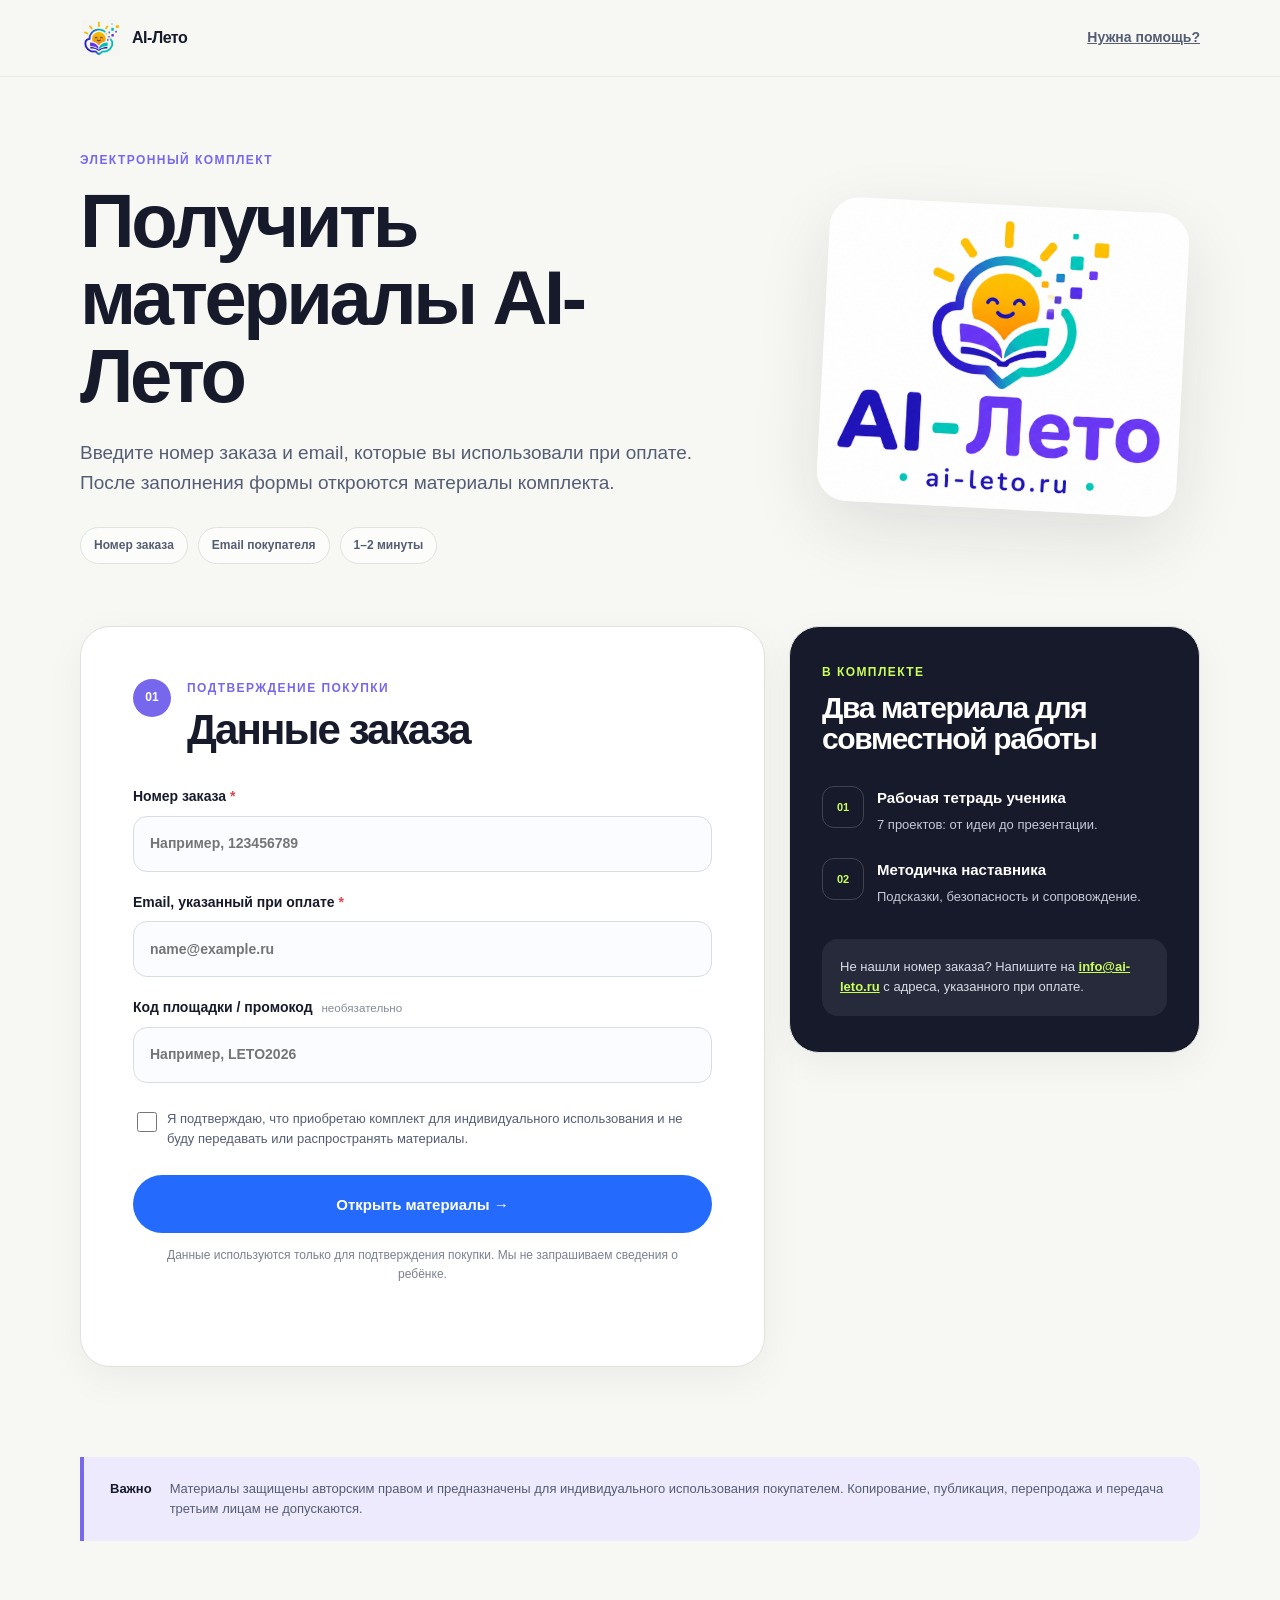
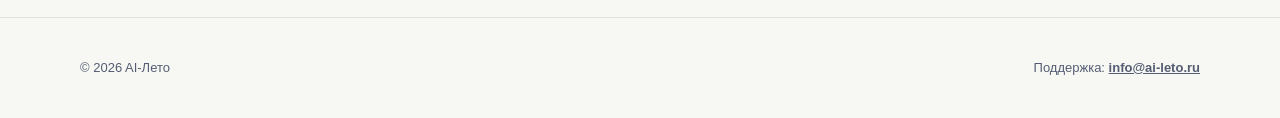
<file: access/index.html>
<!doctype html>
<html lang="ru">
<head>
  <meta charset="utf-8">
  <meta name="viewport" content="width=device-width, initial-scale=1">
  <meta name="robots" content="noindex,nofollow">
  <meta name="description" content="Страница получения электронного комплекта AI-Лето после оплаты.">
  <title>Получить комплект — AI-Лето</title>
  <link rel="icon" href="../assets/favicon.svg" type="image/svg+xml">
  <link rel="stylesheet" href="access.css">
</head>
<body>
  <a class="skip-link" href="#access-form">Перейти к форме</a>

  <header class="access-header">
    <div class="shell header-inner">
      <a class="brand" href="https://ai-leto.ru" aria-label="AI-Лето — главная">
        <img src="../assets/ai-leto-mark.png" alt="" width="42" height="42">
        <span>AI-Лето</span>
      </a>
      <a class="support-link" href="mailto:info@ai-leto.ru">Нужна помощь?</a>
    </div>
  </header>

  <main>
    <section class="hero shell" aria-labelledby="page-title">
      <div class="hero-copy">
        <p class="eyebrow">Электронный комплект</p>
        <h1 id="page-title">Получить материалы AI-Лето</h1>
        <p class="lead">Введите номер заказа и email, которые вы использовали при оплате. После заполнения формы откроются материалы комплекта.</p>
        <div class="trust-row" aria-label="Что понадобится">
          <span>Номер заказа</span>
          <span>Email покупателя</span>
          <span>1–2 минуты</span>
        </div>
      </div>
      <div class="hero-art" aria-hidden="true">
        <img src="../assets/ai-leto-emblem.png" alt="">
      </div>
    </section>

    <section class="access-section shell" aria-labelledby="form-title">
      <div class="form-card">
        <div class="card-heading">
          <span class="step">01</span>
          <div>
            <p class="eyebrow">Подтверждение покупки</p>
            <h2 id="form-title">Данные заказа</h2>
          </div>
        </div>

        <form id="access-form" novalidate>
          <label class="field">
            <span>Номер заказа <b aria-hidden="true">*</b></span>
            <input name="orderId" type="text" inputmode="numeric" autocomplete="off" required placeholder="Например, 123456789">
          </label>

          <label class="field">
            <span>Email, указанный при оплате <b aria-hidden="true">*</b></span>
            <input name="email" type="email" autocomplete="email" required placeholder="name@example.ru">
          </label>

          <label class="field">
            <span>Код площадки / промокод <small>необязательно</small></span>
            <input name="partnerCode" type="text" autocomplete="off" placeholder="Например, LETO2026">
          </label>

          <label class="consent">
            <input name="personalUse" type="checkbox" required>
            <span>Я подтверждаю, что приобретаю комплект для индивидуального использования и не буду передавать или распространять материалы.</span>
          </label>

          <button class="primary-button" type="submit">Открыть материалы <span aria-hidden="true">→</span></button>
          <p class="form-note">Данные используются только для подтверждения покупки. Мы не запрашиваем сведения о ребёнке.</p>
          <p class="form-status" id="form-status" role="status" aria-live="polite"></p>
        </form>
      </div>

      <aside class="info-card" aria-label="Состав комплекта">
        <p class="eyebrow">В комплекте</p>
        <h2>Два материала для совместной работы</h2>
        <ul>
          <li><span>01</span><div><strong>Рабочая тетрадь ученика</strong><p>7 проектов: от идеи до презентации.</p></div></li>
          <li><span>02</span><div><strong>Методичка наставника</strong><p>Подсказки, безопасность и сопровождение.</p></div></li>
        </ul>
        <p class="support-box">Не нашли номер заказа? Напишите на <a href="mailto:info@ai-leto.ru">info@ai-leto.ru</a> с адреса, указанного при оплате.</p>
      </aside>
    </section>

    <section class="downloads shell" id="downloads" hidden aria-labelledby="downloads-title">
      <div class="success-mark" aria-hidden="true">✓</div>
      <p class="eyebrow">Покупка подтверждена</p>
      <h2 id="downloads-title">Материалы готовы</h2>
      <p>Сохраните оба документа на своё устройство. Ссылки предназначены только для покупателя.</p>
      <div class="download-grid">
        <a class="download-card" id="workbook-download" aria-disabled="true">
          <span class="file-type">PDF</span>
          <span><strong>Рабочая тетрадь ученика</strong><small>Скачать материал</small></span>
          <b aria-hidden="true">↓</b>
        </a>
        <a class="download-card" id="guide-download" aria-disabled="true">
          <span class="file-type">PDF</span>
          <span><strong>Методичка наставника</strong><small>Скачать материал</small></span>
          <b aria-hidden="true">↓</b>
        </a>
      </div>
      <p class="download-status" id="download-status" role="status"></p>
    </section>

    <section class="legal-note shell" aria-label="Условия использования">
      <strong>Важно</strong>
      <p>Материалы защищены авторским правом и предназначены для индивидуального использования покупателем. Копирование, публикация, перепродажа и передача третьим лицам не допускаются.</p>
    </section>
  </main>

  <footer class="access-footer">
    <div class="shell">
      <p>© 2026 AI-Лето</p>
      <p>Поддержка: <a href="mailto:info@ai-leto.ru">info@ai-leto.ru</a></p>
    </div>
  </footer>

  <script src="access.js" defer></script>
</body>
</html>
</file>
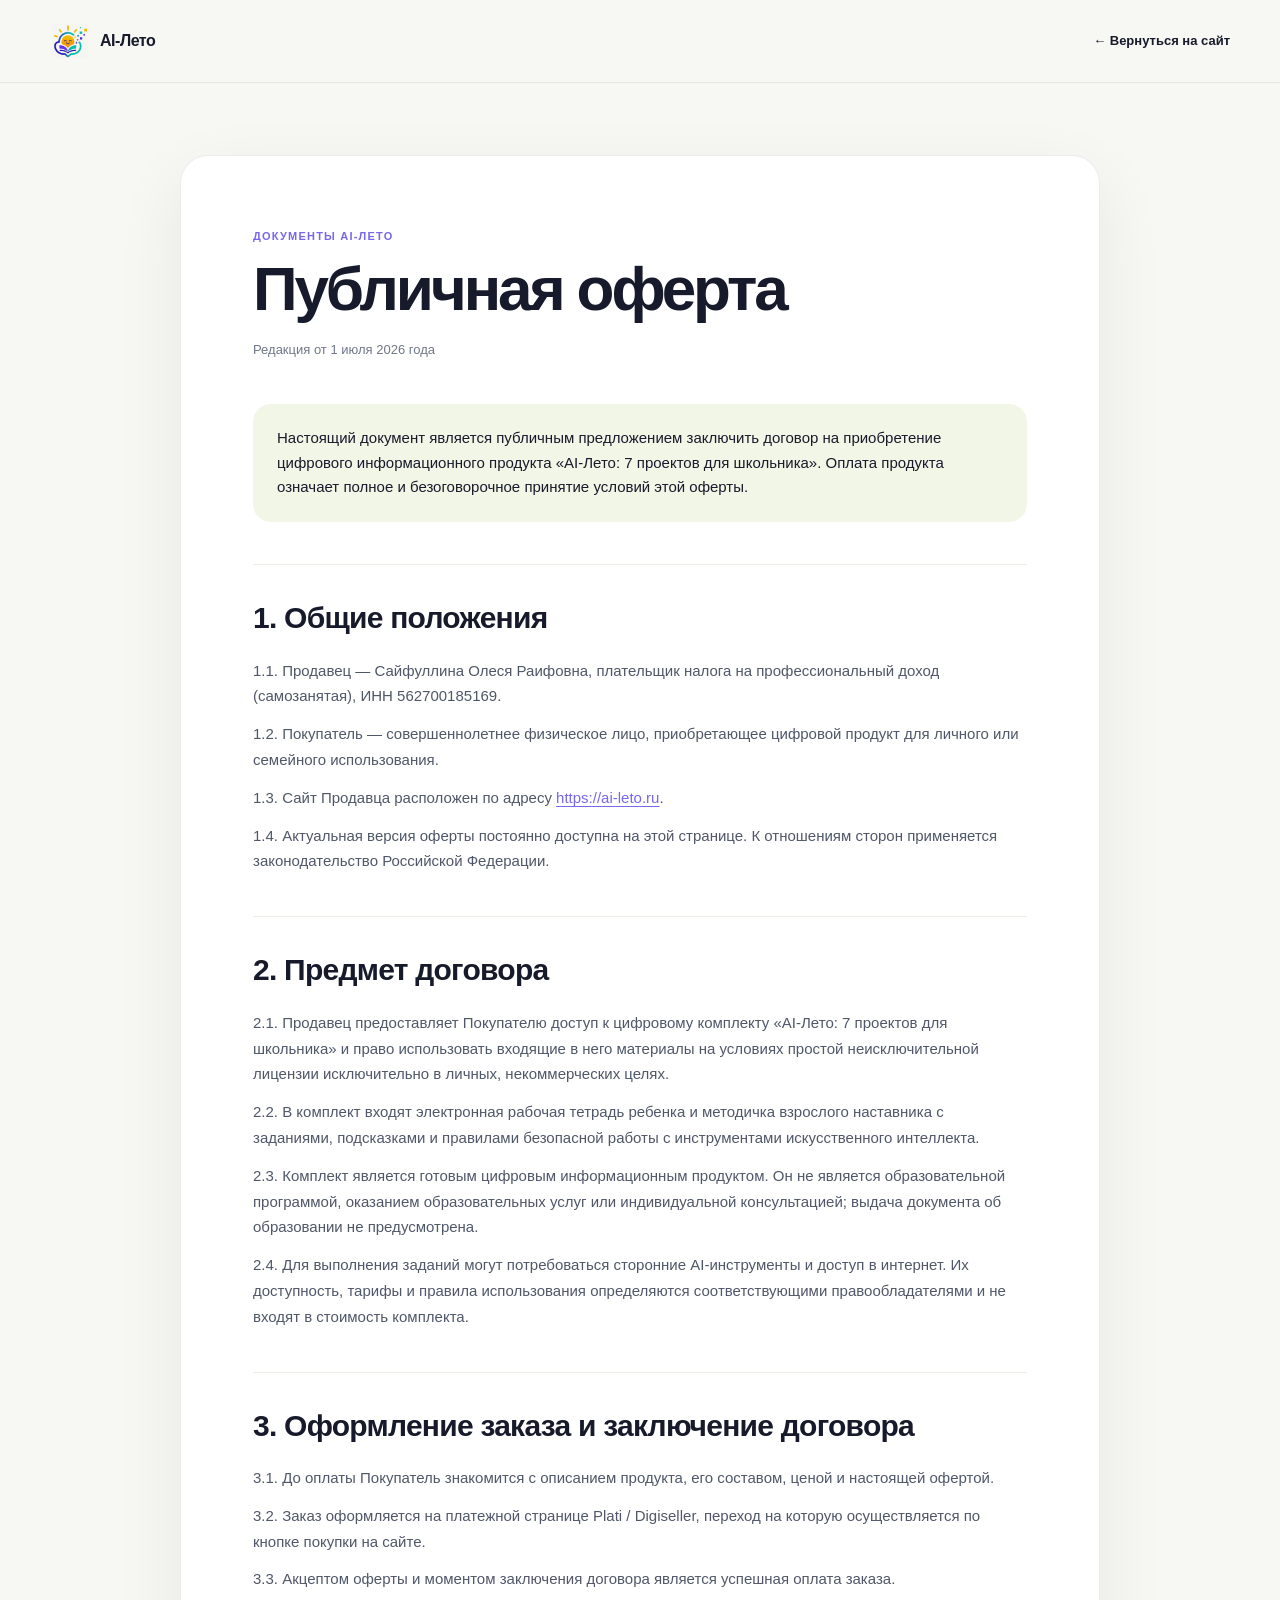
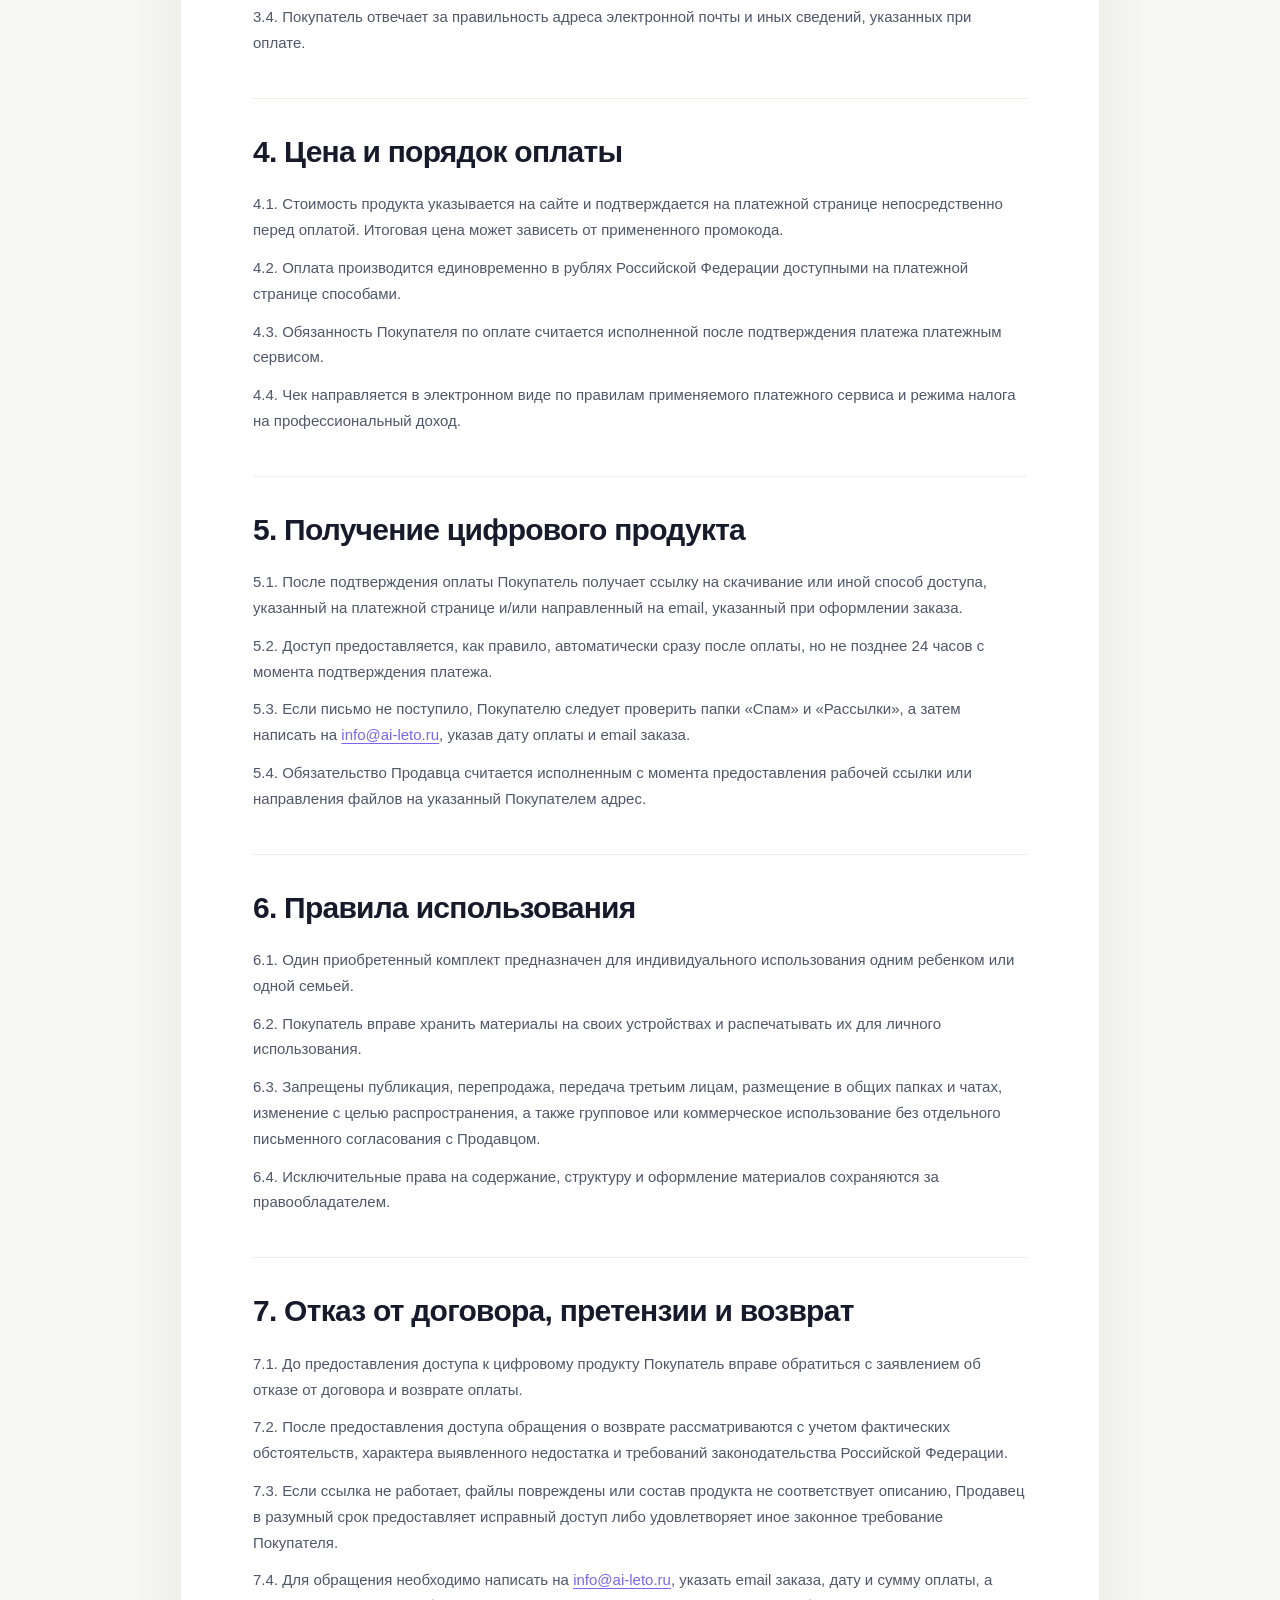
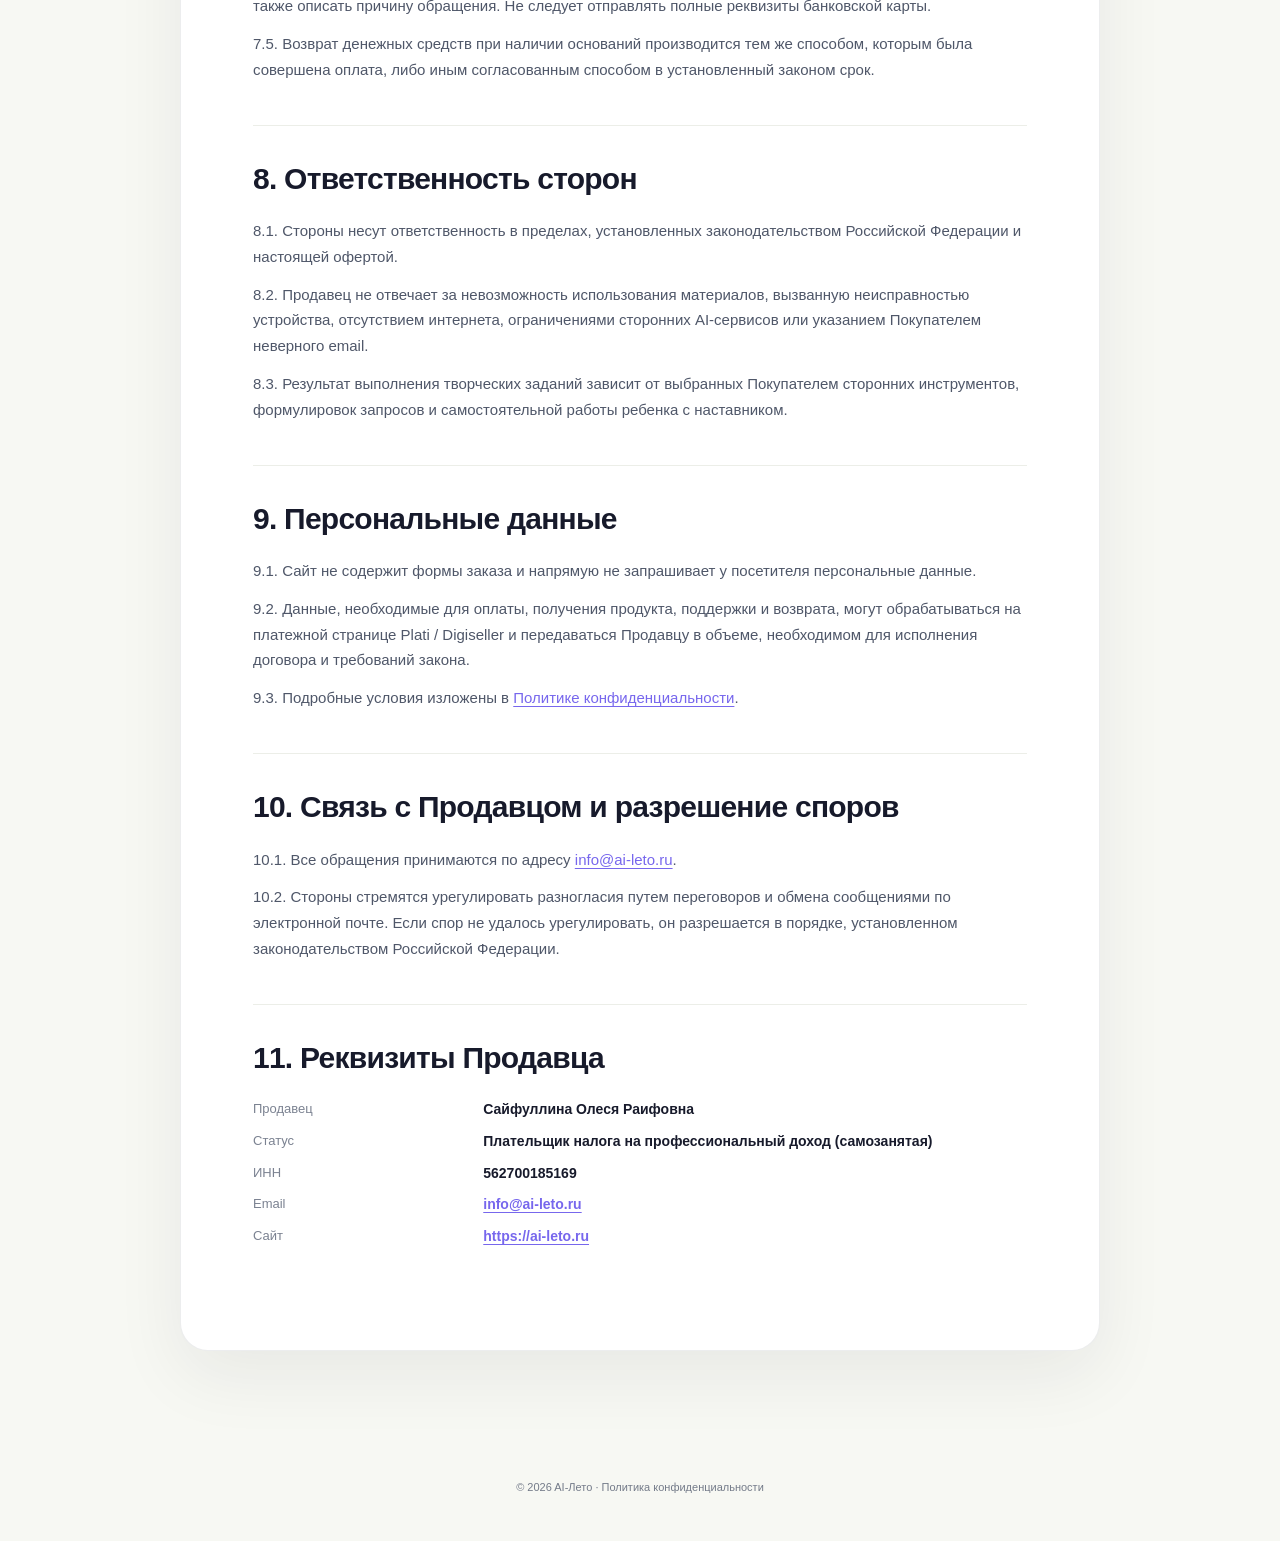
<file: offer.html>
<!doctype html>
<html lang="ru">
  <head>
    <meta charset="UTF-8">
    <meta name="viewport" content="width=device-width, initial-scale=1">
    <meta name="theme-color" content="#f7f8f3">
    <meta name="description" content="Публичная оферта на приобретение цифрового комплекта AI-Лето.">
    <title>Публичная оферта — AI-Лето</title>
    <link rel="icon" href="assets/ai-leto-mark.png" type="image/png">
    <link rel="stylesheet" href="styles.css?v=20260701-age-mode">
  </head>
  <body class="legal-body">
    <header class="legal-header">
      <div class="container legal-header-inner">
        <a class="brand" href="index.html" aria-label="AI-Лето — на главную">
          <img class="brand-mark-image" src="assets/ai-leto-mark.png" width="512" height="512" alt="" aria-hidden="true">
          <span>AI-Лето</span>
        </a>
        <a class="legal-back" href="index.html">← Вернуться на сайт</a>
      </div>
    </header>

    <main class="legal-main">
      <article class="container legal-document">
        <p class="legal-kicker">Документы AI-Лето</p>
        <h1>Публичная оферта</h1>
        <p class="legal-meta">Редакция от 1 июля 2026 года</p>

        <p class="legal-intro">Настоящий документ является публичным предложением заключить договор на приобретение цифрового информационного продукта «AI-Лето: 7 проектов для школьника». Оплата продукта означает полное и безоговорочное принятие условий этой оферты.</p>

        <section class="legal-section">
          <h2>1. Общие положения</h2>
          <p>1.1. Продавец — Сайфуллина Олеся Раифовна, плательщик налога на профессиональный доход (самозанятая), ИНН 562700185169.</p>
          <p>1.2. Покупатель — совершеннолетнее физическое лицо, приобретающее цифровой продукт для личного или семейного использования.</p>
          <p>1.3. Сайт Продавца расположен по адресу <a href="https://ai-leto.ru">https://ai-leto.ru</a>.</p>
          <p>1.4. Актуальная версия оферты постоянно доступна на этой странице. К отношениям сторон применяется законодательство Российской Федерации.</p>
        </section>

        <section class="legal-section">
          <h2>2. Предмет договора</h2>
          <p>2.1. Продавец предоставляет Покупателю доступ к цифровому комплекту «AI-Лето: 7 проектов для школьника» и право использовать входящие в него материалы на условиях простой неисключительной лицензии исключительно в личных, некоммерческих целях.</p>
          <p>2.2. В комплект входят электронная рабочая тетрадь ребенка и методичка взрослого наставника с заданиями, подсказками и правилами безопасной работы с инструментами искусственного интеллекта.</p>
          <p>2.3. Комплект является готовым цифровым информационным продуктом. Он не является образовательной программой, оказанием образовательных услуг или индивидуальной консультацией; выдача документа об образовании не предусмотрена.</p>
          <p>2.4. Для выполнения заданий могут потребоваться сторонние AI-инструменты и доступ в интернет. Их доступность, тарифы и правила использования определяются соответствующими правообладателями и не входят в стоимость комплекта.</p>
        </section>

        <section class="legal-section">
          <h2>3. Оформление заказа и заключение договора</h2>
          <p>3.1. До оплаты Покупатель знакомится с описанием продукта, его составом, ценой и настоящей офертой.</p>
          <p>3.2. Заказ оформляется на платежной странице Plati / Digiseller, переход на которую осуществляется по кнопке покупки на сайте.</p>
          <p>3.3. Акцептом оферты и моментом заключения договора является успешная оплата заказа.</p>
          <p>3.4. Покупатель отвечает за правильность адреса электронной почты и иных сведений, указанных при оплате.</p>
        </section>

        <section class="legal-section">
          <h2>4. Цена и порядок оплаты</h2>
          <p>4.1. Стоимость продукта указывается на сайте и подтверждается на платежной странице непосредственно перед оплатой. Итоговая цена может зависеть от примененного промокода.</p>
          <p>4.2. Оплата производится единовременно в рублях Российской Федерации доступными на платежной странице способами.</p>
          <p>4.3. Обязанность Покупателя по оплате считается исполненной после подтверждения платежа платежным сервисом.</p>
          <p>4.4. Чек направляется в электронном виде по правилам применяемого платежного сервиса и режима налога на профессиональный доход.</p>
        </section>

        <section class="legal-section">
          <h2>5. Получение цифрового продукта</h2>
          <p>5.1. После подтверждения оплаты Покупатель получает ссылку на скачивание или иной способ доступа, указанный на платежной странице и/или направленный на email, указанный при оформлении заказа.</p>
          <p>5.2. Доступ предоставляется, как правило, автоматически сразу после оплаты, но не позднее 24 часов с момента подтверждения платежа.</p>
          <p>5.3. Если письмо не поступило, Покупателю следует проверить папки «Спам» и «Рассылки», а затем написать на <a href="mailto:info@ai-leto.ru">info@ai-leto.ru</a>, указав дату оплаты и email заказа.</p>
          <p>5.4. Обязательство Продавца считается исполненным с момента предоставления рабочей ссылки или направления файлов на указанный Покупателем адрес.</p>
        </section>

        <section class="legal-section">
          <h2>6. Правила использования</h2>
          <p>6.1. Один приобретенный комплект предназначен для индивидуального использования одним ребенком или одной семьей.</p>
          <p>6.2. Покупатель вправе хранить материалы на своих устройствах и распечатывать их для личного использования.</p>
          <p>6.3. Запрещены публикация, перепродажа, передача третьим лицам, размещение в общих папках и чатах, изменение с целью распространения, а также групповое или коммерческое использование без отдельного письменного согласования с Продавцом.</p>
          <p>6.4. Исключительные права на содержание, структуру и оформление материалов сохраняются за правообладателем.</p>
        </section>

        <section class="legal-section">
          <h2>7. Отказ от договора, претензии и возврат</h2>
          <p>7.1. До предоставления доступа к цифровому продукту Покупатель вправе обратиться с заявлением об отказе от договора и возврате оплаты.</p>
          <p>7.2. После предоставления доступа обращения о возврате рассматриваются с учетом фактических обстоятельств, характера выявленного недостатка и требований законодательства Российской Федерации.</p>
          <p>7.3. Если ссылка не работает, файлы повреждены или состав продукта не соответствует описанию, Продавец в разумный срок предоставляет исправный доступ либо удовлетворяет иное законное требование Покупателя.</p>
          <p>7.4. Для обращения необходимо написать на <a href="mailto:info@ai-leto.ru">info@ai-leto.ru</a>, указать email заказа, дату и сумму оплаты, а также описать причину обращения. Не следует отправлять полные реквизиты банковской карты.</p>
          <p>7.5. Возврат денежных средств при наличии оснований производится тем же способом, которым была совершена оплата, либо иным согласованным способом в установленный законом срок.</p>
        </section>

        <section class="legal-section">
          <h2>8. Ответственность сторон</h2>
          <p>8.1. Стороны несут ответственность в пределах, установленных законодательством Российской Федерации и настоящей офертой.</p>
          <p>8.2. Продавец не отвечает за невозможность использования материалов, вызванную неисправностью устройства, отсутствием интернета, ограничениями сторонних AI-сервисов или указанием Покупателем неверного email.</p>
          <p>8.3. Результат выполнения творческих заданий зависит от выбранных Покупателем сторонних инструментов, формулировок запросов и самостоятельной работы ребенка с наставником.</p>
        </section>

        <section class="legal-section">
          <h2>9. Персональные данные</h2>
          <p>9.1. Сайт не содержит формы заказа и напрямую не запрашивает у посетителя персональные данные.</p>
          <p>9.2. Данные, необходимые для оплаты, получения продукта, поддержки и возврата, могут обрабатываться на платежной странице Plati / Digiseller и передаваться Продавцу в объеме, необходимом для исполнения договора и требований закона.</p>
          <p>9.3. Подробные условия изложены в <a href="privacy.html">Политике конфиденциальности</a>.</p>
        </section>

        <section class="legal-section">
          <h2>10. Связь с Продавцом и разрешение споров</h2>
          <p>10.1. Все обращения принимаются по адресу <a href="mailto:info@ai-leto.ru">info@ai-leto.ru</a>.</p>
          <p>10.2. Стороны стремятся урегулировать разногласия путем переговоров и обмена сообщениями по электронной почте. Если спор не удалось урегулировать, он разрешается в порядке, установленном законодательством Российской Федерации.</p>
        </section>

        <section class="legal-section">
          <h2>11. Реквизиты Продавца</h2>
          <dl class="legal-details">
            <dt>Продавец</dt><dd>Сайфуллина Олеся Раифовна</dd>
            <dt>Статус</dt><dd>Плательщик налога на профессиональный доход (самозанятая)</dd>
            <dt>ИНН</dt><dd>562700185169</dd>
            <dt>Email</dt><dd><a href="mailto:info@ai-leto.ru">info@ai-leto.ru</a></dd>
            <dt>Сайт</dt><dd><a href="https://ai-leto.ru">https://ai-leto.ru</a></dd>
          </dl>
        </section>
      </article>
    </main>

    <footer class="legal-footer">
      <div class="container">© 2026 AI-Лето · <a href="privacy.html">Политика конфиденциальности</a></div>
    </footer>
  </body>
</html>
</file>
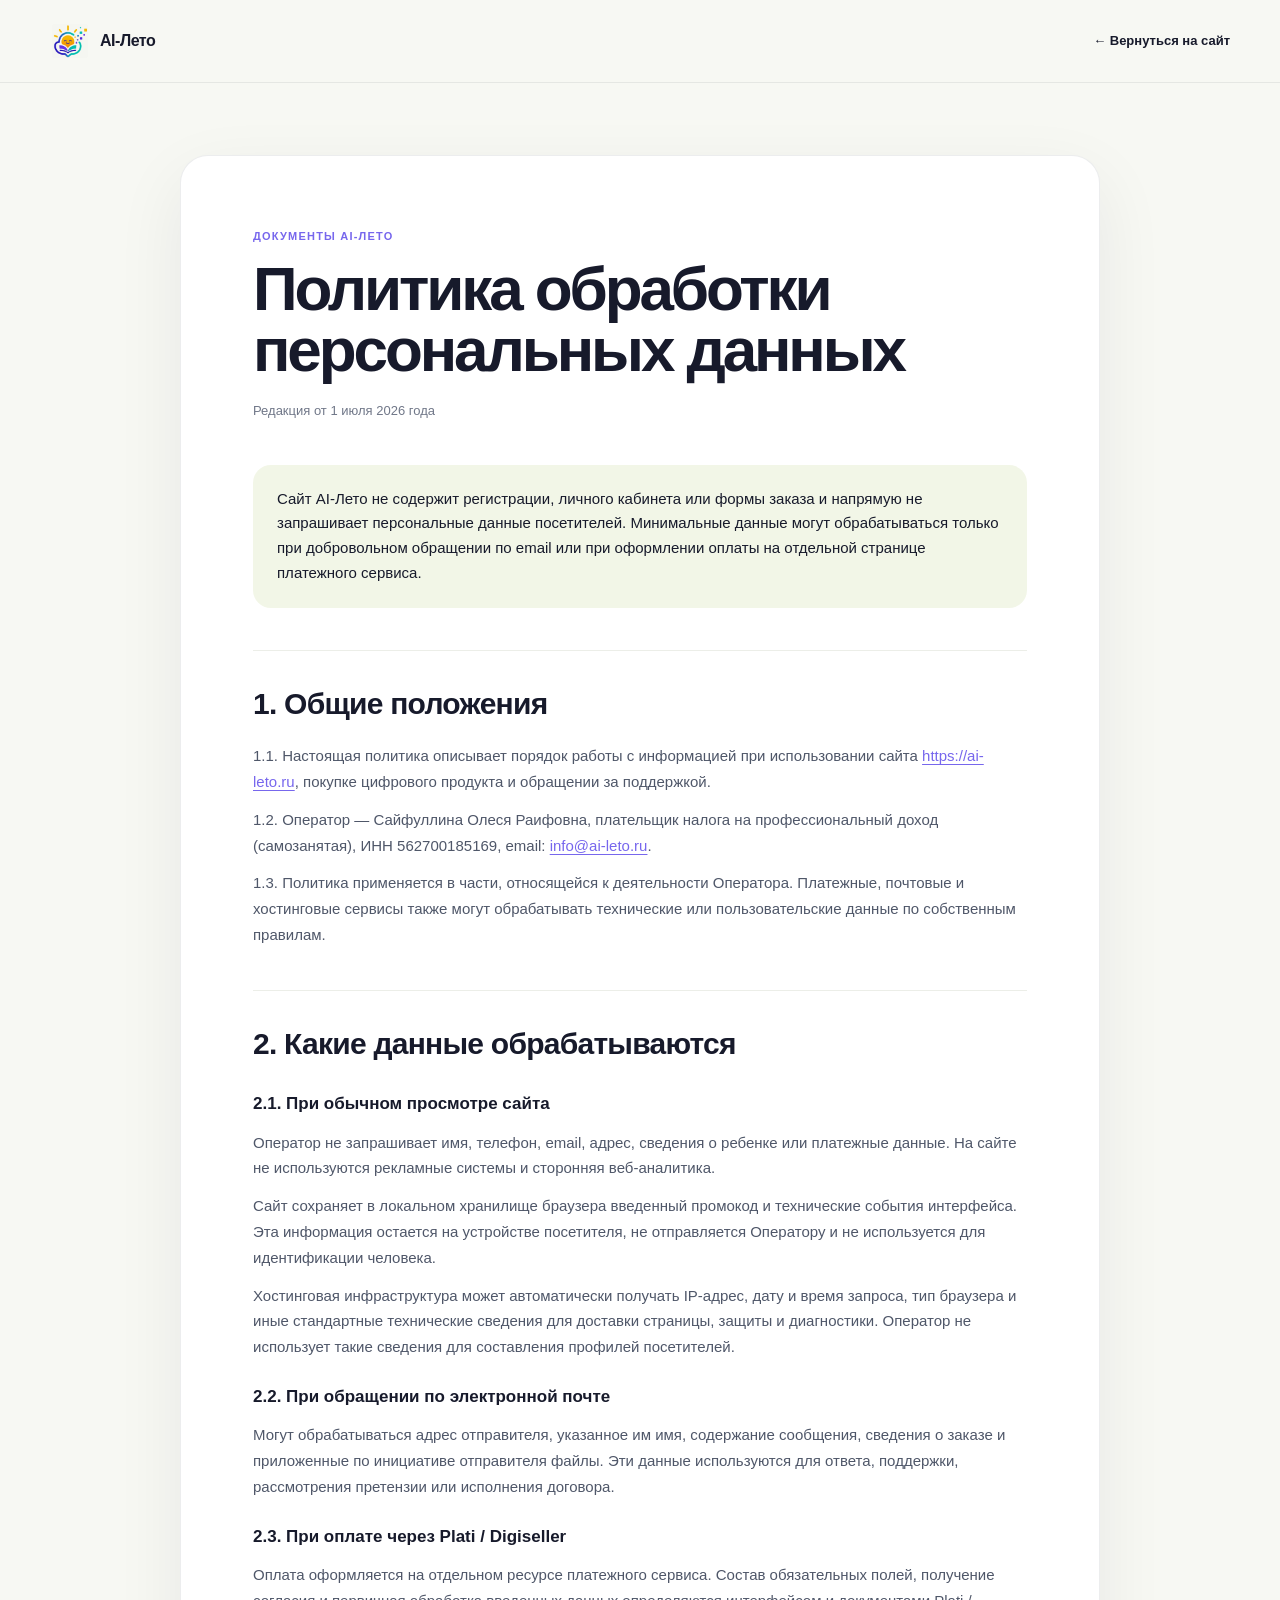
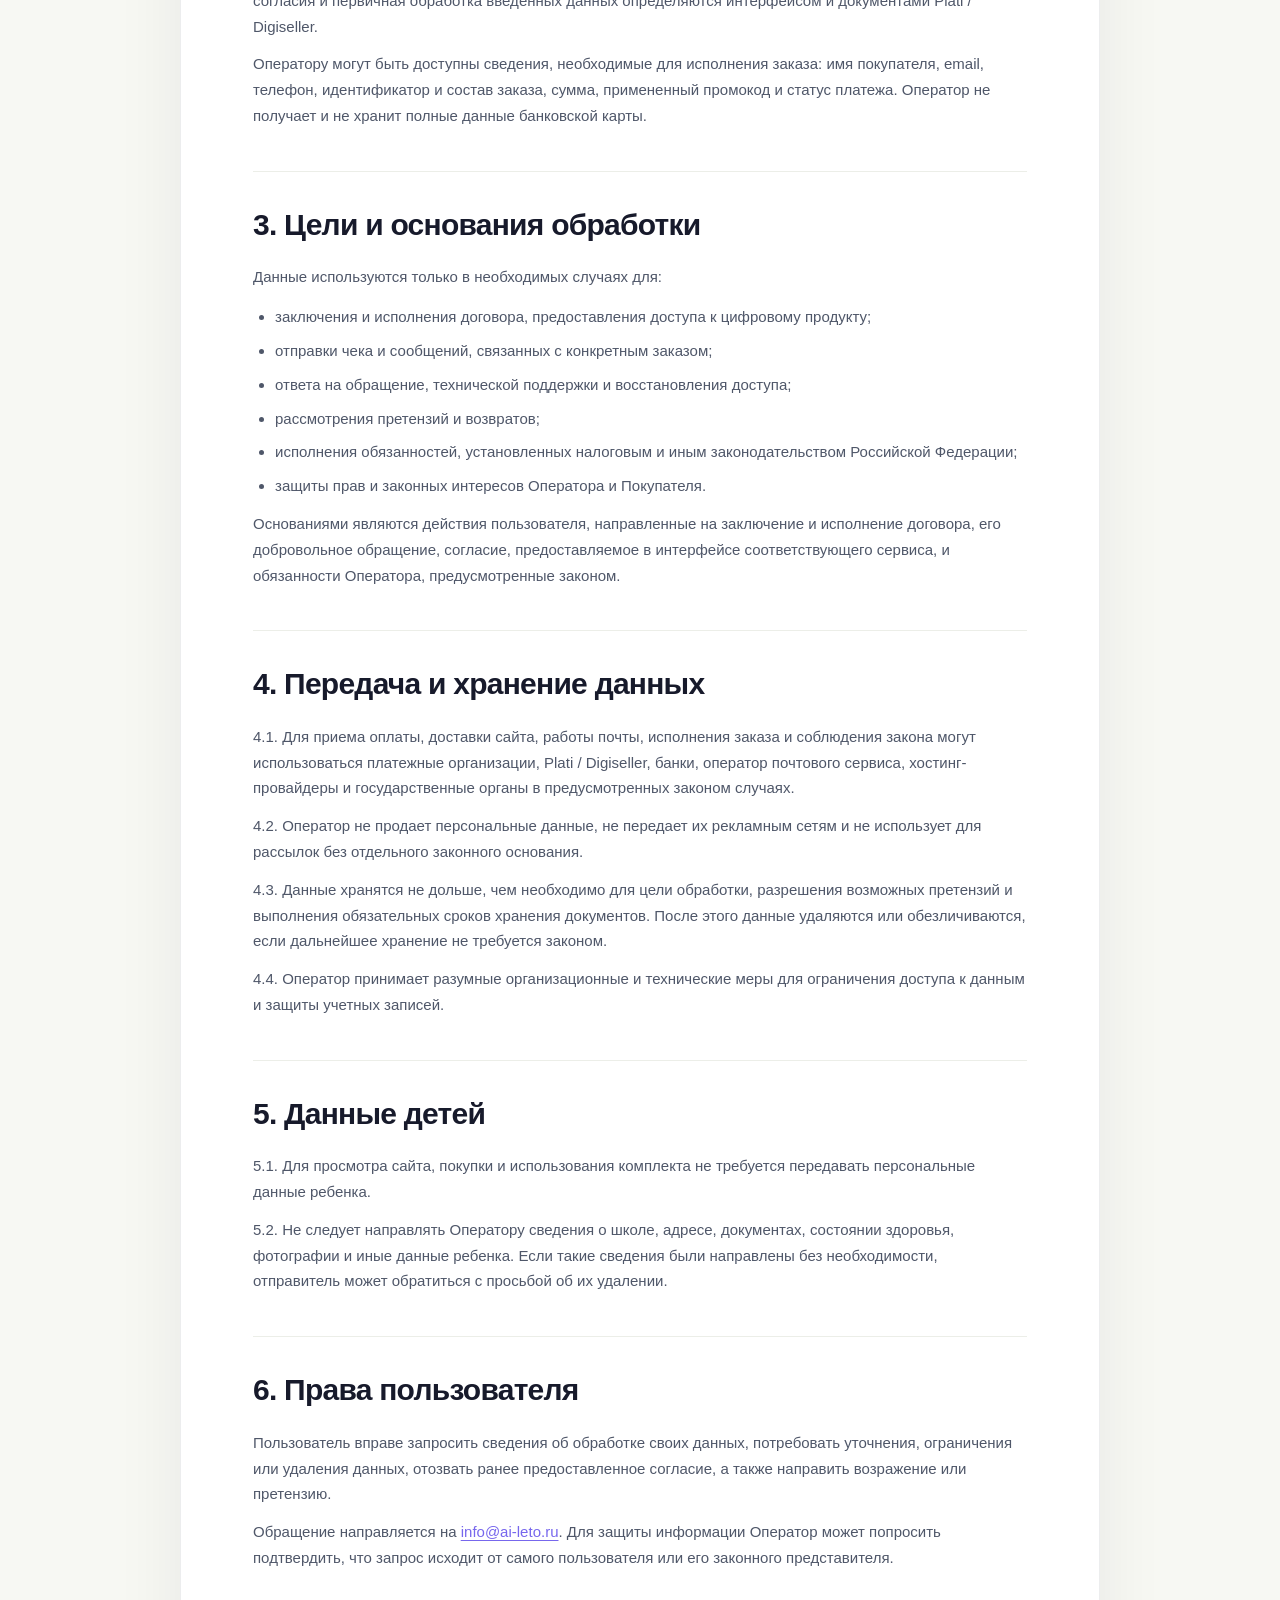
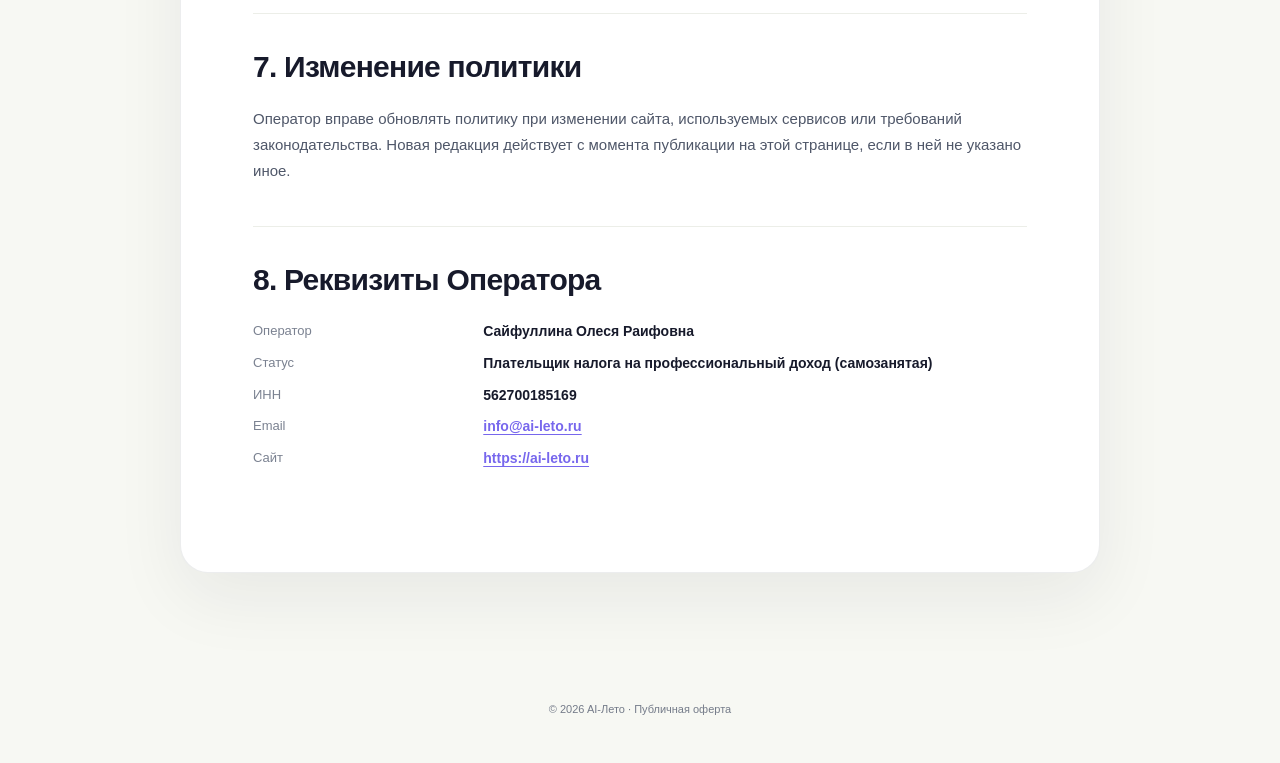
<file: privacy.html>
<!doctype html>
<html lang="ru">
  <head>
    <meta charset="UTF-8">
    <meta name="viewport" content="width=device-width, initial-scale=1">
    <meta name="theme-color" content="#f7f8f3">
    <meta name="description" content="Политика конфиденциальности и обработки персональных данных сайта AI-Лето.">
    <title>Политика обработки персональных данных — AI-Лето</title>
    <link rel="icon" href="assets/ai-leto-mark.png" type="image/png">
    <link rel="stylesheet" href="styles.css?v=20260701-age-mode">
  </head>
  <body class="legal-body">
    <header class="legal-header">
      <div class="container legal-header-inner">
        <a class="brand" href="index.html" aria-label="AI-Лето — на главную">
          <img class="brand-mark-image" src="assets/ai-leto-mark.png" width="512" height="512" alt="" aria-hidden="true">
          <span>AI-Лето</span>
        </a>
        <a class="legal-back" href="index.html">← Вернуться на сайт</a>
      </div>
    </header>

    <main class="legal-main">
      <article class="container legal-document">
        <p class="legal-kicker">Документы AI-Лето</p>
        <h1>Политика обработки персональных данных</h1>
        <p class="legal-meta">Редакция от 1 июля 2026 года</p>

        <p class="legal-intro">Сайт AI-Лето не содержит регистрации, личного кабинета или формы заказа и напрямую не запрашивает персональные данные посетителей. Минимальные данные могут обрабатываться только при добровольном обращении по email или при оформлении оплаты на отдельной странице платежного сервиса.</p>

        <section class="legal-section">
          <h2>1. Общие положения</h2>
          <p>1.1. Настоящая политика описывает порядок работы с информацией при использовании сайта <a href="https://ai-leto.ru">https://ai-leto.ru</a>, покупке цифрового продукта и обращении за поддержкой.</p>
          <p>1.2. Оператор — Сайфуллина Олеся Раифовна, плательщик налога на профессиональный доход (самозанятая), ИНН 562700185169, email: <a href="mailto:info@ai-leto.ru">info@ai-leto.ru</a>.</p>
          <p>1.3. Политика применяется в части, относящейся к деятельности Оператора. Платежные, почтовые и хостинговые сервисы также могут обрабатывать технические или пользовательские данные по собственным правилам.</p>
        </section>

        <section class="legal-section">
          <h2>2. Какие данные обрабатываются</h2>
          <h3>2.1. При обычном просмотре сайта</h3>
          <p>Оператор не запрашивает имя, телефон, email, адрес, сведения о ребенке или платежные данные. На сайте не используются рекламные системы и сторонняя веб-аналитика.</p>
          <p>Сайт сохраняет в локальном хранилище браузера введенный промокод и технические события интерфейса. Эта информация остается на устройстве посетителя, не отправляется Оператору и не используется для идентификации человека.</p>
          <p>Хостинговая инфраструктура может автоматически получать IP-адрес, дату и время запроса, тип браузера и иные стандартные технические сведения для доставки страницы, защиты и диагностики. Оператор не использует такие сведения для составления профилей посетителей.</p>

          <h3>2.2. При обращении по электронной почте</h3>
          <p>Могут обрабатываться адрес отправителя, указанное им имя, содержание сообщения, сведения о заказе и приложенные по инициативе отправителя файлы. Эти данные используются для ответа, поддержки, рассмотрения претензии или исполнения договора.</p>

          <h3>2.3. При оплате через Plati / Digiseller</h3>
          <p>Оплата оформляется на отдельном ресурсе платежного сервиса. Состав обязательных полей, получение согласия и первичная обработка введенных данных определяются интерфейсом и документами Plati / Digiseller.</p>
          <p>Оператору могут быть доступны сведения, необходимые для исполнения заказа: имя покупателя, email, телефон, идентификатор и состав заказа, сумма, примененный промокод и статус платежа. Оператор не получает и не хранит полные данные банковской карты.</p>
        </section>

        <section class="legal-section">
          <h2>3. Цели и основания обработки</h2>
          <p>Данные используются только в необходимых случаях для:</p>
          <ul>
            <li>заключения и исполнения договора, предоставления доступа к цифровому продукту;</li>
            <li>отправки чека и сообщений, связанных с конкретным заказом;</li>
            <li>ответа на обращение, технической поддержки и восстановления доступа;</li>
            <li>рассмотрения претензий и возвратов;</li>
            <li>исполнения обязанностей, установленных налоговым и иным законодательством Российской Федерации;</li>
            <li>защиты прав и законных интересов Оператора и Покупателя.</li>
          </ul>
          <p>Основаниями являются действия пользователя, направленные на заключение и исполнение договора, его добровольное обращение, согласие, предоставляемое в интерфейсе соответствующего сервиса, и обязанности Оператора, предусмотренные законом.</p>
        </section>

        <section class="legal-section">
          <h2>4. Передача и хранение данных</h2>
          <p>4.1. Для приема оплаты, доставки сайта, работы почты, исполнения заказа и соблюдения закона могут использоваться платежные организации, Plati / Digiseller, банки, оператор почтового сервиса, хостинг-провайдеры и государственные органы в предусмотренных законом случаях.</p>
          <p>4.2. Оператор не продает персональные данные, не передает их рекламным сетям и не использует для рассылок без отдельного законного основания.</p>
          <p>4.3. Данные хранятся не дольше, чем необходимо для цели обработки, разрешения возможных претензий и выполнения обязательных сроков хранения документов. После этого данные удаляются или обезличиваются, если дальнейшее хранение не требуется законом.</p>
          <p>4.4. Оператор принимает разумные организационные и технические меры для ограничения доступа к данным и защиты учетных записей.</p>
        </section>

        <section class="legal-section">
          <h2>5. Данные детей</h2>
          <p>5.1. Для просмотра сайта, покупки и использования комплекта не требуется передавать персональные данные ребенка.</p>
          <p>5.2. Не следует направлять Оператору сведения о школе, адресе, документах, состоянии здоровья, фотографии и иные данные ребенка. Если такие сведения были направлены без необходимости, отправитель может обратиться с просьбой об их удалении.</p>
        </section>

        <section class="legal-section">
          <h2>6. Права пользователя</h2>
          <p>Пользователь вправе запросить сведения об обработке своих данных, потребовать уточнения, ограничения или удаления данных, отозвать ранее предоставленное согласие, а также направить возражение или претензию.</p>
          <p>Обращение направляется на <a href="mailto:info@ai-leto.ru">info@ai-leto.ru</a>. Для защиты информации Оператор может попросить подтвердить, что запрос исходит от самого пользователя или его законного представителя.</p>
        </section>

        <section class="legal-section">
          <h2>7. Изменение политики</h2>
          <p>Оператор вправе обновлять политику при изменении сайта, используемых сервисов или требований законодательства. Новая редакция действует с момента публикации на этой странице, если в ней не указано иное.</p>
        </section>

        <section class="legal-section">
          <h2>8. Реквизиты Оператора</h2>
          <dl class="legal-details">
            <dt>Оператор</dt><dd>Сайфуллина Олеся Раифовна</dd>
            <dt>Статус</dt><dd>Плательщик налога на профессиональный доход (самозанятая)</dd>
            <dt>ИНН</dt><dd>562700185169</dd>
            <dt>Email</dt><dd><a href="mailto:info@ai-leto.ru">info@ai-leto.ru</a></dd>
            <dt>Сайт</dt><dd><a href="https://ai-leto.ru">https://ai-leto.ru</a></dd>
          </dl>
        </section>
      </article>
    </main>

    <footer class="legal-footer">
      <div class="container">© 2026 AI-Лето · <a href="offer.html">Публичная оферта</a></div>
    </footer>
  </body>
</html>
</file>
<file: styles.css>
:root {
  --ink: #171a2b;
  --ink-soft: #4f566b;
  --paper: #f7f8f3;
  --white: #ffffff;
  --line: #dfe1dc;
  --blue: #246bfd;
  --violet: #7767ed;
  --lime: #c9ff58;
  --turquoise: #63e6d4;
  --coral: #ff826f;
  --yellow: #ffdf70;
  --radius-lg: 32px;
  --radius-md: 22px;
  --shadow: 0 24px 70px rgba(23, 26, 43, 0.12);
  --container: 1180px;
}

* { box-sizing: border-box; }

html { scroll-behavior: smooth; }

body {
  margin: 0;
  min-width: 320px;
  color: var(--ink);
  background: var(--paper);
  font-family: "Segoe UI", Arial, sans-serif;
  font-size: 16px;
  line-height: 1.55;
  -webkit-font-smoothing: antialiased;
}

body, button, a { font-family: "Segoe UI", Arial, sans-serif; }

a { color: inherit; text-decoration: none; }
button { color: inherit; }

.container { width: min(calc(100% - 40px), var(--container)); margin-inline: auto; }
.section { padding: 120px 0; }

.skip-link {
  position: fixed;
  z-index: 1000;
  top: 12px;
  left: 12px;
  padding: 12px 18px;
  border-radius: 10px;
  background: var(--ink);
  color: #fff;
  transform: translateY(-150%);
}
.skip-link:focus { transform: translateY(0); }

:focus-visible { outline: 3px solid var(--blue); outline-offset: 3px; }

.site-header {
  position: sticky;
  z-index: 50;
  top: 0;
  border-bottom: 1px solid rgba(23, 26, 43, 0.08);
  background: rgba(247, 248, 243, 0.9);
  backdrop-filter: blur(18px);
}

.header-inner { min-height: 76px; display: flex; align-items: center; justify-content: space-between; }
.brand { display: inline-flex; align-items: center; gap: 10px; font-weight: 800; letter-spacing: -0.03em; }
.brand-mark-image { width: 40px; height: 40px; border-radius: 11px; object-fit: cover; mix-blend-mode: multiply; }
.site-nav { display: flex; align-items: center; gap: 28px; font-size: 14px; font-weight: 600; }
.site-nav > a:not(.button) { color: var(--ink-soft); transition: color 180ms ease; }
.site-nav > a:not(.button):hover { color: var(--ink); }
.menu-toggle { display: none; border: 0; background: transparent; padding: 8px; }
.menu-toggle span { display: block; width: 24px; height: 2px; margin: 5px 0; background: var(--ink); }

.button {
  display: inline-flex;
  min-height: 54px;
  align-items: center;
  justify-content: center;
  gap: 16px;
  border: 1px solid transparent;
  border-radius: 100px;
  padding: 0 24px;
  font-size: 15px;
  font-weight: 800;
  transition: transform 180ms ease, box-shadow 180ms ease, background 180ms ease;
}
.button:hover { transform: translateY(-2px); }
.button-small { min-height: 42px; padding: 0 19px; font-size: 13px; }
.button-dark { color: #fff; background: var(--ink); }
.button-primary { color: #fff; background: var(--blue); box-shadow: 0 12px 28px rgba(36, 107, 253, 0.22); }
.button-primary:hover { box-shadow: 0 16px 34px rgba(36, 107, 253, 0.3); }
.button-secondary { border-color: #cfd2d1; background: rgba(255, 255, 255, 0.72); }
.button-standard {
  color: #fff;
  border-color: rgba(255,255,255,.34);
  background: linear-gradient(135deg, rgba(255,255,255,.22), rgba(255,255,255,.09));
  box-shadow: inset 0 0 0 1px rgba(255,255,255,.06), 0 12px 28px rgba(0,0,0,.14);
}
.button-standard:hover {
  border-color: rgba(255,255,255,.58);
  background: linear-gradient(135deg, rgba(255,255,255,.28), rgba(255,255,255,.13));
  box-shadow: inset 0 0 0 1px rgba(255,255,255,.08), 0 16px 34px rgba(0,0,0,.18);
}
.button-lime { color: var(--ink); background: var(--lime); box-shadow: 0 14px 35px rgba(201, 255, 88, 0.2); }
.button-wide { width: 100%; }

.hero {
  position: relative;
  overflow: hidden;
  padding: 88px 0 40px;
  background:
    linear-gradient(rgba(23, 26, 43, 0.025) 1px, transparent 1px),
    linear-gradient(90deg, rgba(23, 26, 43, 0.025) 1px, transparent 1px),
    linear-gradient(135deg, #fafbf7 25%, #f2f5ff 100%);
  background-size: 40px 40px, 40px 40px, auto;
}
.hero-orb { position: absolute; border-radius: 50%; filter: blur(2px); pointer-events: none; }
.hero-orb-one { top: 50px; right: -140px; width: 460px; height: 460px; background: rgba(201, 255, 88, 0.35); }
.hero-orb-two { bottom: 120px; left: -180px; width: 360px; height: 360px; background: rgba(119, 103, 237, 0.12); }
.hero-grid { position: relative; display: grid; grid-template-columns: 1.08fr 0.92fr; align-items: center; gap: 70px; min-height: 600px; }
.eyebrow, .section-kicker { margin: 0 0 20px; color: #596176; font-size: 12px; font-weight: 800; letter-spacing: 0.08em; text-transform: uppercase; }
.eyebrow { display: inline-flex; align-items: center; gap: 9px; padding: 8px 12px; border: 1px solid #d8dbd8; border-radius: 100px; background: rgba(255, 255, 255, 0.72); }
.eyebrow span { width: 7px; height: 7px; border-radius: 50%; background: #60c44a; box-shadow: 0 0 0 4px rgba(96, 196, 74, 0.13); }
.hero h1 { max-width: 730px; margin: 0; font-size: clamp(50px, 5.5vw, 79px); line-height: 0.99; letter-spacing: -0.065em; }
.hero h1 em { color: var(--violet); font-family: Georgia, serif; font-weight: 400; letter-spacing: -0.035em; }
.hero-lead { max-width: 690px; margin: 30px 0 0; color: var(--ink-soft); font-size: 18px; line-height: 1.7; }
.hero-actions { display: flex; flex-wrap: wrap; gap: 12px; margin-top: 34px; }
.microcopy { margin: 18px 0 0; color: #626a7a; font-size: 13px; }
.microcopy span { margin-right: 6px; color: #348c47; font-weight: 800; }

.hero-visual { position: relative; display: grid; min-height: 570px; place-items: center; }
.workbook {
  position: relative;
  width: 380px;
  height: 510px;
  overflow: hidden;
  padding: 28px;
  border: 1px solid rgba(23, 26, 43, 0.12);
  border-radius: 12px 28px 28px 12px;
  background: #fbf5ff;
  box-shadow: -14px 16px 0 #171a2b, var(--shadow);
  transform: rotate(3deg);
}
.workbook::before { content: ""; position: absolute; inset: 0 auto 0 14px; width: 1px; background: rgba(23, 26, 43, 0.14); }
.workbook-topline, .workbook-footer { position: relative; z-index: 2; display: flex; align-items: center; justify-content: space-between; font-size: 9px; font-weight: 800; letter-spacing: 0.13em; }
.workbook-spark { margin: 52px 0 10px 8px; color: var(--blue); font-size: 30px; }
.workbook h2 { position: relative; z-index: 2; margin: 0 0 16px 8px; font-size: 44px; line-height: 1; letter-spacing: -0.06em; }
.workbook h2 strong { color: var(--violet); font-weight: 800; }
.workbook > p { position: relative; z-index: 2; margin-left: 8px; color: #555d71; font-size: 14px; font-weight: 600; }
.workbook-art { position: absolute; right: -10px; bottom: 38px; width: 270px; height: 240px; }
.art-circle { position: absolute; right: 14px; bottom: 20px; width: 190px; height: 190px; border-radius: 50%; background: var(--lime); }
.art-grid { position: absolute; right: 90px; bottom: 50px; width: 125px; height: 125px; opacity: 0.35; background-image: linear-gradient(var(--ink) 1px, transparent 1px), linear-gradient(90deg, var(--ink) 1px, transparent 1px); background-size: 17px 17px; transform: rotate(-8deg); }
.art-star { position: absolute; right: 82px; bottom: 84px; font-size: 90px; }
.art-wave { position: absolute; right: 25px; top: 15px; color: var(--violet); font-size: 110px; line-height: 1; transform: rotate(18deg); }
.workbook-footer { position: absolute; right: 28px; bottom: 22px; left: 38px; }
.visual-note { position: absolute; z-index: 4; display: flex; align-items: center; gap: 9px; padding: 11px 15px; border: 1px solid rgba(23, 26, 43, 0.13); border-radius: 12px; background: rgba(255, 255, 255, 0.92); box-shadow: 0 10px 30px rgba(23, 26, 43, 0.1); font-size: 12px; font-weight: 800; }
.visual-note span { color: var(--violet); font-size: 18px; }
.visual-note-top { top: 66px; right: -4px; transform: rotate(4deg); }
.visual-note-bottom { bottom: 40px; left: -12px; transform: rotate(-4deg); }
.trust-strip { position: relative; display: grid; grid-template-columns: repeat(4, 1fr); margin-top: 55px; border-top: 1px solid rgba(23, 26, 43, 0.12); }
.trust-strip > div { display: flex; align-items: center; gap: 14px; padding: 28px 20px; border-right: 1px solid rgba(23, 26, 43, 0.12); }
.trust-strip > div:first-child { padding-left: 0; }
.trust-strip > div:last-child { border-right: 0; }
.trust-strip span { color: var(--violet); font-size: 11px; font-weight: 800; }
.trust-strip p { margin: 0; color: #6a7182; font-size: 12px; line-height: 1.5; }
.trust-strip strong { color: var(--ink); font-size: 14px; }

.problem-section { background: #fff; }
.problem-grid { display: grid; grid-template-columns: 160px 1fr 300px; gap: 55px; align-items: start; }
.problem-grid h2, .section-heading h2, .inside-copy h2, .audience-section h2, .safety-copy h2, .pricing-intro h2, .faq-title h2 { margin: 0; font-size: clamp(38px, 4.3vw, 60px); line-height: 1.08; letter-spacing: -0.055em; }
.problem-grid h2 span { color: #8a90a0; }
.section-lead { color: var(--ink-soft); font-size: 17px; line-height: 1.75; }
.problem-grid .section-lead { max-width: 740px; margin: 28px 0 0; }
.idea-switch { align-self: center; display: grid; grid-template-columns: 1fr auto 1fr; align-items: center; gap: 12px; margin-top: 50px; }
.idea-switch > div:not(.switch-arrow) { display: grid; min-height: 130px; place-items: center; padding: 18px 10px; border-radius: 20px; text-align: center; }
.idea-switch p { margin: 8px 0 0; font-weight: 800; line-height: 1.15; }
.idea-switch small { color: #687083; font-size: 10px; font-weight: 600; }
.idea-switch span { font-size: 26px; }
.idea-muted { border: 1px solid var(--line); color: #8d93a0; background: #f4f5f2; }
.idea-bright { background: var(--lime); }
.switch-arrow { color: #8d93a0; }

.projects-section { background: #eff1ed; }
.section-heading { display: flex; align-items: end; justify-content: space-between; gap: 50px; margin-bottom: 52px; }
.section-heading p:last-child { max-width: 430px; margin: 0; color: var(--ink-soft); }
.project-grid { display: grid; grid-template-columns: repeat(3, 1fr); gap: 16px; }
.project-card { display: flex; min-height: 655px; flex-direction: column; overflow: hidden; padding: 20px; border: 1px solid rgba(23, 26, 43, 0.08); border-radius: var(--radius-md); background: #fff; transition: transform 220ms ease, box-shadow 220ms ease; }
.project-card:hover { z-index: 2; box-shadow: 0 22px 40px rgba(23, 26, 43, 0.09); transform: translateY(-5px); }
.card-meta { display: flex; align-items: center; justify-content: space-between; padding: 2px 6px 0; color: rgba(23, 26, 43, 0.58); font-size: 11px; font-weight: 800; letter-spacing: 0.08em; }
.card-meta span:last-child { display: grid; width: 40px; height: 40px; place-items: center; border-radius: 50%; color: var(--ink); background: rgba(255, 255, 255, 0.52); font-size: 18px; }
.project-card-image { width: 100%; aspect-ratio: 4 / 3; margin: 16px 0 0; overflow: hidden; border-radius: 15px; background: rgba(255,255,255,.45); }
.project-card-image img { display: block; width: 100%; height: 100%; object-fit: cover; transition: transform 500ms ease; }
.project-card:hover .project-card-image img { transform: scale(1.025); }
.project-card h3 { margin: 22px 8px 12px; font-size: 25px; line-height: 1.2; letter-spacing: -0.04em; }
.project-card > p, .wide-copy > p { margin: 0 8px; color: #50586a; font-size: 13px; line-height: 1.55; }
.card-action span, .card-skill span { display: block; margin-bottom: 5px; color: rgba(23,26,43,.54); font-size: 9px; font-weight: 800; letter-spacing: .08em; text-transform: uppercase; }
.project-card .card-skill { margin-top: 14px; padding-top: 14px; border-top: 1px dashed rgba(23,26,43,.16); color: #3e4659; font-weight: 700; }
.card-result { margin: auto 8px 0; padding-top: 18px; border-top: 1px solid rgba(23, 26, 43, 0.12); color: #384052; font-size: 12px; }
.card-result span { display: block; margin-bottom: 4px; color: rgba(23, 26, 43, 0.5); font-size: 9px; font-weight: 800; letter-spacing: 0.08em; text-transform: uppercase; }
.card-blue { background: #dfe9ff; }
.card-violet { background: #e7e0ff; }
.card-lime { background: #eaffbd; }
.card-coral { background: #ffe5df; }
.card-sky { background: #dff7f3; }
.card-yellow { background: #fff1bd; }
.project-card-wide { grid-column: span 3; display: grid; min-height: 470px; grid-template-columns: .82fr 1.18fr; gap: 24px; color: #fff; background: var(--ink); }
.project-card-wide .card-meta { color: rgba(255, 255, 255, 0.6); }
.project-card-wide .card-meta span:last-child { color: var(--ink); background: var(--lime); }
.project-card-wide h3 { margin-top: 50px; font-size: 38px; }
.project-card-wide p { color: #bbc0cc; }
.project-card-wide .card-skill { border-top-color: rgba(255,255,255,.18); color: #eef0f5; }
.project-card-wide .card-skill span { color: #99a0b0; }
.project-card-wide .card-result { border-top-color: rgba(255,255,255,.16); color: #fff; }
.project-card-wide .card-result span { color: #99a0b0; }
.wide-copy { display: flex; flex-direction: column; padding: 8px 4px; }
.project-card-image-wide { height: 100%; min-height: 390px; aspect-ratio: auto; margin: 0; }

.inside-section { background: #fff; }
.inside-grid { display: grid; grid-template-columns: 0.92fr 1.08fr; align-items: center; gap: 110px; }
.inside-section-compact { padding-block: 88px; }
.inside-grid-text { display: block; }
.inside-grid-text .inside-copy { display: grid; grid-template-columns: .8fr 1.2fr; gap: 85px; align-items: start; }
.inside-grid-text .inside-heading { position: sticky; top: 110px; }
.inside-grid-text .product-files { display: grid; grid-template-columns: 1fr 1fr; gap: 16px; margin-top: 0; border-top: 0; }
.inside-grid-text .product-files article { display: block; min-height: 100%; padding: 26px; border: 1px solid var(--line); border-radius: 20px; background: #f7f8f3; }
.inside-grid-text .file-number { display: inline-grid; width: 34px; height: 34px; margin-bottom: 28px; place-items: center; border-radius: 50%; color: #fff; background: var(--violet); }
.inside-grid-text .product-files h3 { font-size: 20px; line-height: 1.25; }
.inside-grid-text .product-files li { font-size: 13px; line-height: 1.55; }
.age-mode-note { grid-column: 1 / -1; display: grid; grid-template-columns: 1fr 1fr; gap: 10px; margin-top: 2px; }
.age-mode-note p { margin: 0; padding: 13px 16px; border-radius: 14px; color: #687083; background: #f1f3ee; font-size: 11px; line-height: 1.55; }
.age-mode-note span { display: inline-block; margin-right: 7px; color: var(--violet); font-weight: 900; letter-spacing: .04em; }
.inside-preview { position: relative; min-height: 620px; }
.product-cover-preview { display: block; margin: 0; }
.product-cover-preview img { position: absolute; display: block; width: min(315px, 66%); height: auto; border: 1px solid rgba(23, 26, 43, 0.1); border-radius: 22px; background: #fff; box-shadow: 0 28px 70px rgba(23, 26, 43, 0.18); }
.product-cover-preview .product-cover-child { z-index: 1; top: 24px; left: 0; transform: rotate(-5deg); }
.product-cover-preview .product-cover-mentor { z-index: 2; right: 0; bottom: 55px; transform: rotate(4deg); }
.product-cover-preview figcaption { position: absolute; right: 0; bottom: 0; left: 0; color: #6a7182; font-size: 11px; font-weight: 800; letter-spacing: .06em; text-align: center; text-transform: uppercase; }
.hero-covers-preview { width: min(540px, 100%); min-height: 570px; }
.hero-covers-preview.product-cover-preview img { width: min(300px, 63%); }
.hero-covers-preview.product-cover-preview .product-cover-child { top: 28px; left: 2%; }
.hero-covers-preview.product-cover-preview .product-cover-mentor { right: 2%; bottom: 48px; }
.page { position: absolute; top: 40px; left: 50%; width: min(410px, 86%); height: 540px; border: 1px solid #d8d9d4; border-radius: 6px; }
.page-back { background: var(--violet); transform: translateX(-47%) rotate(7deg); }
.page-front { overflow: hidden; padding: 42px; background: #f8f5ed; box-shadow: var(--shadow); transform: translateX(-55%) rotate(-3deg); }
.page-front::after { content: "✦"; position: absolute; right: -18px; bottom: -38px; color: var(--lime); font-size: 190px; line-height: 1; }
.page-label { font-size: 10px; font-weight: 800; letter-spacing: .12em; }
.page-front h3 { margin: 65px 0 28px; font-size: 43px; line-height: 1.02; letter-spacing: -0.06em; }
.fake-line { height: 6px; margin: 8px 0; border-radius: 8px; background: #cfd0ca; }
.w90 { width: 90%; }.w70 { width: 70%; }
.prompt-box { position: relative; z-index: 2; margin-top: 35px; padding: 20px; border: 1px solid #c8c9c4; border-radius: 12px; background: rgba(255,255,255,.7); }
.prompt-box span { color: var(--violet); font-size: 9px; font-weight: 800; letter-spacing: .1em; }
.prompt-box p { margin: 9px 0 0; font-size: 12px; }
.page-checks { position: relative; z-index: 2; display: flex; gap: 10px; margin-top: 20px; font-size: 9px; font-weight: 700; }
.inside-copy .section-lead { margin: 25px 0 36px; }
.feature-list { margin: 0; padding: 0; list-style: none; }
.feature-list li { display: flex; gap: 22px; padding: 16px 0; border-top: 1px solid var(--line); }
.feature-list li:last-child { border-bottom: 1px solid var(--line); }
.feature-list span { color: var(--violet); font-size: 11px; font-weight: 800; }
.feature-list strong { font-size: 15px; }

.audience-section { color: #fff; background: var(--violet); }
.audience-grid { display: grid; grid-template-columns: .8fr 1.2fr; gap: 100px; align-items: center; }
.section-kicker.light { color: rgba(255,255,255,.62); }
.audience-section h2 { margin-bottom: 26px; }
.audience-section p:not(.section-kicker) { color: rgba(255,255,255,.78); font-size: 17px; }
.tag-list { display: grid; grid-template-columns: 1fr 1fr; gap: 12px; margin: 0; padding: 0; list-style: none; }
.tag-list li { display: flex; min-height: 74px; align-items: center; justify-content: space-between; gap: 14px; padding: 0 22px; border: 1px solid rgba(255,255,255,.2); border-radius: 16px; background: rgba(255,255,255,.09); font-size: 13px; font-weight: 700; }
.tag-list span { display: grid; width: 34px; height: 34px; flex: 0 0 auto; place-items: center; border-radius: 50%; color: var(--ink); background: var(--lime); }
.learning-visuals { display: grid; grid-template-columns: 1.2fr .8fr; gap: 55px; align-items: center; margin-top: 58px; }
.learning-path { display: flex; align-items: center; justify-content: space-between; gap: 8px; padding: 28px; border: 1px solid rgba(255,255,255,.2); border-radius: 22px; background: rgba(255,255,255,.09); }
.learning-path > div { display: grid; min-width: 66px; place-items: center; text-align: center; }
.learning-path span { display: grid; width: 54px; height: 54px; place-items: center; border-radius: 16px; background: #fff; font-size: 24px; box-shadow: 0 9px 25px rgba(31,24,85,.18); }
.learning-path small { margin-top: 9px; color: #fff; font-size: 10px; font-weight: 700; }
.learning-path b { color: rgba(255,255,255,.42); font-size: 17px; }
.booklet-pair { position: relative; min-height: 330px; }
.mini-booklet { position: absolute; top: 18px; width: 225px; height: 285px; overflow: hidden; padding: 26px; border: 1px solid rgba(23,26,43,.12); border-radius: 10px 22px 22px 10px; color: var(--ink); box-shadow: 0 22px 46px rgba(31,24,85,.22); }
.mini-booklet::before { content: ""; position: absolute; inset: 0 auto 0 11px; width: 1px; background: rgba(23,26,43,.15); }
.mini-booklet small { font-size: 8px; font-weight: 800; letter-spacing: .12em; }
.mini-booklet h3 { position: relative; z-index: 2; margin: 48px 0 14px; font-size: 29px; line-height: 1.05; letter-spacing: -.055em; }
.mini-booklet strong { color: var(--violet); }
.mini-booklet p { font-size: 11px; font-weight: 700; }
.mini-booklet > i { position: absolute; right: 24px; bottom: 18px; font-size: 70px; font-style: normal; }
.child-booklet { right: 122px; z-index: 2; background: #fbf5ff; transform: rotate(-6deg); }
.child-booklet > i { color: var(--lime); }
.mentor-booklet { right: 5px; z-index: 1; background: var(--lime); transform: rotate(7deg); }
.mentor-booklet h3 { margin-top: 37px; font-size: 25px; }
.mentor-booklet ul { position: relative; z-index: 2; margin: 0; padding: 0; list-style: none; font-size: 9px; font-weight: 700; line-height: 1.8; }
.mentor-booklet > i { color: rgba(23,26,43,.16); }

.safety-section { background: #eef8f5; }
.safety-grid { display: grid; grid-template-columns: .9fr 1.1fr; gap: 110px; align-items: start; }
.safety-copy .section-lead { margin: 28px 0; }
.parent-note { display: flex; align-items: center; gap: 12px; padding: 16px; border-radius: 14px; background: #fff; font-size: 13px; font-weight: 700; }
.parent-note span { display: grid; width: 27px; height: 27px; flex: 0 0 auto; place-items: center; border-radius: 50%; color: #fff; background: var(--violet); font-family: Georgia, serif; font-weight: 700; }
.safety-list { border-top: 1px solid #cddfd9; }
.safety-list > div { display: flex; gap: 18px; padding: 22px 0; border-bottom: 1px solid #cddfd9; }
.safety-list > div > span { display: grid; width: 31px; height: 31px; flex: 0 0 auto; place-items: center; border-radius: 50%; background: var(--turquoise); font-size: 13px; font-weight: 800; }
.safety-list p { margin: 0; }
.safety-list strong, .safety-list small { display: block; }
.safety-list strong { font-size: 14px; }
.safety-list small { margin-top: 3px; color: #66746f; }

.pricing-section { background: #fff; }
.pricing-wrap { max-width: 1000px; }
.pricing-intro { display: grid; grid-template-columns: 1fr 1fr; gap: 35px; align-items: end; margin-bottom: 45px; }
.pricing-intro .section-kicker { grid-column: span 2; margin-bottom: -14px; }
.pricing-intro p:last-child { margin: 0; color: var(--ink-soft); }
.price-card { display: grid; grid-template-columns: 1.04fr .96fr; overflow: hidden; border-radius: 30px; color: #fff; background: var(--ink); box-shadow: 0 30px 70px rgba(23,26,43,.16); }
.price-card-main { padding: 50px; border-right: 1px solid rgba(255,255,255,.12); }
.price-label { margin: 0 0 36px; color: var(--lime); font-size: 10px; font-weight: 800; letter-spacing: .13em; }
.price-card h3 { margin: 0; font-size: 28px; line-height: 1.2; letter-spacing: -.04em; }
.price-row { display: flex; align-items: end; gap: 14px; margin: 34px 0; }
.price-row strong { font-size: 58px; line-height: 1; letter-spacing: -.07em; }
.price-row span { margin-bottom: 7px; color: #aeb4c2; font-size: 11px; }
.price-options { display: grid; gap: 14px; margin-top: 28px; }
.price-option { padding: 18px; border: 1px solid rgba(255,255,255,.14); border-radius: 20px; background: rgba(255,255,255,.05); }
.price-option > small { display: block; color: #aeb4c2; font-size: 10px; font-weight: 850; letter-spacing: .11em; text-transform: uppercase; }
.price-option .price-row { margin: 13px 0 16px; }
.price-option .price-row-solo { margin-bottom: 18px; }
.price-option .price-row strong { font-size: 44px; }
.price-option-accent { border-color: rgba(185,255,69,.38); background: rgba(185,255,69,.08); }
.price-option-accent > small { color: var(--lime); }
.payment-prompt { margin: -8px 0 24px; padding: 15px 17px; border: 1px solid rgba(185,255,69,.28); border-radius: 16px; color: #eef5dc; background: rgba(185,255,69,.08); font-size: 13px; line-height: 1.55; }
.price-option .payment-prompt { margin: 14px 0 0; }
.payment-note { margin: 18px 0 0; color: #aeb4c2; font-size: 10px; line-height: 1.55; }
.price-card-list { padding: 50px; background: #252a3f; }
.price-card-list > p:first-child { margin: 0 0 24px; color: #aeb4c2; font-size: 11px; font-weight: 800; letter-spacing: .1em; text-transform: uppercase; }
.price-card-list ul { margin: 0; padding: 0; list-style: none; }
.price-card-list li { display: flex; gap: 12px; margin-bottom: 17px; font-size: 13px; }
.price-card-list li span { color: var(--lime); font-weight: 800; }
.course-note { margin: 32px 0 0; padding-top: 24px; border-top: 1px solid rgba(255,255,255,.13); color: #aeb4c2; font-size: 11px; }

.steps-section { background: #f0f1ed; }
.steps-list { display: grid; grid-template-columns: repeat(3, 1fr); gap: 16px; margin: 0; padding: 0; list-style: none; counter-reset: steps; }
.steps-list li { position: relative; min-height: 320px; overflow: hidden; padding: 28px; border: 1px solid #dcded8; border-radius: 22px; background: #fff; }
.steps-list li > span { position: absolute; right: -3px; bottom: -55px; color: #edf0e9; font-size: 200px; font-weight: 800; line-height: 1; letter-spacing: -.1em; }
.steps-list li > div { position: relative; z-index: 2; }
.steps-list small { color: var(--violet); font-size: 9px; font-weight: 800; letter-spacing: .12em; }
.steps-list h3 { margin: 120px 0 12px; font-size: 24px; line-height: 1.2; letter-spacing: -.04em; }
.steps-list p { margin: 0; color: var(--ink-soft); font-size: 13px; }

.faq-section { background: #fff; }
.faq-grid { display: grid; grid-template-columns: .72fr 1.28fr; gap: 110px; align-items: start; }
.faq-title { position: sticky; top: 120px; }
.faq-title > p:last-child { color: var(--ink-soft); }
.faq-list { border-top: 1px solid var(--line); }
.faq-list details { border-bottom: 1px solid var(--line); }
.faq-list summary { display: flex; cursor: pointer; align-items: center; justify-content: space-between; gap: 30px; padding: 24px 0; font-size: 16px; font-weight: 800; list-style: none; }
.faq-list summary::-webkit-details-marker { display: none; }
.faq-list summary span { display: grid; width: 32px; height: 32px; flex: 0 0 auto; place-items: center; border-radius: 50%; background: #f0f1ed; font-size: 18px; transition: transform 180ms ease; }
.faq-list details[open] summary span { color: #fff; background: var(--violet); transform: rotate(45deg); }
.faq-list details p { max-width: 650px; margin: -4px 50px 24px 0; color: var(--ink-soft); font-size: 14px; }

.final-cta { padding: 120px 0; color: #fff; background: var(--ink); text-align: center; }
.final-cta-inner { max-width: 920px; }
.final-star { color: var(--lime); font-size: 54px; }
.final-cta .section-kicker { margin-top: 20px; }
.final-cta h2 { margin: 0 auto; font-size: clamp(40px, 5vw, 66px); line-height: 1.08; letter-spacing: -.06em; }
.final-cta p:not(.section-kicker) { margin: 25px 0 34px; color: #b9bfcb; font-size: 18px; }
.final-cta .button { min-width: 245px; }
.final-cta small { display: block; margin-top: 18px; color: #888f9f; font-size: 10px; }

.button-outline-light { border-color: rgba(255,255,255,.28); color: #fff; background: transparent; }
.button-outline-light:hover { border-color: rgba(255,255,255,.58); background: rgba(255,255,255,.07); }

.parent-section { background: #fff; }
.parent-grid { display: grid; grid-template-columns: 1.15fr .85fr; gap: 90px; align-items: center; }
.parent-grid h2, .device-copy h2, .organization-hero h2, .rights-grid h2 { margin: 0; font-size: clamp(38px, 4.3vw, 60px); line-height: 1.08; letter-spacing: -.055em; }
.parent-grid .section-lead { margin: 28px 0 0; }
.parent-benefits { display: grid; grid-template-columns: 1fr 1fr; gap: 12px; margin: 0; padding: 0; list-style: none; }
.parent-benefits li { display: flex; min-height: 92px; align-items: center; gap: 13px; padding: 18px; border: 1px solid var(--line); border-radius: 16px; background: #f7f8f3; font-size: 13px; font-weight: 700; }
.parent-benefits span { display: grid; width: 29px; height: 29px; flex: 0 0 auto; place-items: center; border-radius: 50%; background: var(--lime); font-size: 12px; }

.product-files { margin-top: 34px; border-top: 1px solid var(--line); }
.product-files article { display: grid; grid-template-columns: 42px 1fr; gap: 18px; padding: 25px 0; border-bottom: 1px solid var(--line); }
.file-number { color: var(--violet); font-size: 11px; font-weight: 800; }
.product-files h3 { margin: 0 0 12px; font-size: 17px; letter-spacing: -.025em; }
.product-files ul { margin: 0; padding: 0; list-style: none; }
.product-files li { position: relative; margin: 7px 0; padding-left: 17px; color: var(--ink-soft); font-size: 12px; }
.product-files li::before { content: "✓"; position: absolute; left: 0; color: #398b4a; font-weight: 800; }

.device-section { background: #fff; }
.device-grid { display: grid; grid-template-columns: .9fr 1.1fr; gap: 90px; align-items: center; }
.device-copy .section-lead { margin: 28px 0 30px; }
.device-icons { display: flex; gap: 12px; }
.device-icons > span { display: grid; width: 88px; height: 88px; place-items: center; border: 1px solid var(--line); border-radius: 16px; color: var(--violet); background: var(--paper); font-size: 30px; line-height: 1; }
.device-icons small { display: block; color: var(--ink-soft); font-size: 9px; font-weight: 700; }
.workflow-list { display: grid; grid-template-columns: 1fr 1fr; gap: 10px; margin: 0; padding: 0; list-style: none; }
.workflow-list li { display: flex; min-height: 62px; align-items: center; gap: 13px; padding: 12px 15px; border: 1px solid var(--line); border-radius: 14px; background: var(--paper); font-size: 12px; font-weight: 700; }
.workflow-list span { color: var(--violet); font-size: 9px; font-weight: 800; }
.workflow-list li:last-child { grid-column: span 2; color: var(--ink); background: var(--lime); }

.organization-section { color: #fff; background: var(--ink); }
.organization-hero { display: grid; grid-template-columns: 1fr .82fr; gap: 90px; align-items: end; }
.organization-hero > p { margin: 0; color: #c1c5d0; font-size: 16px; line-height: 1.75; }
.organization-hero > p strong { color: var(--lime); }
.organization-benefits { display: grid; grid-template-columns: repeat(3,1fr); gap: 12px; margin: 55px 0 0; padding: 0; list-style: none; }
.organization-benefits li { min-height: 130px; padding: 22px; border: 1px solid rgba(255,255,255,.14); border-radius: 18px; color: #e8eaf0; background: rgba(255,255,255,.055); font-size: 13px; font-weight: 700; }
.organization-benefits span { display: block; margin-bottom: 28px; color: var(--lime); font-size: 10px; }
.organization-benefits strong { color: var(--lime); }
.promo-model { display: grid; grid-template-columns: .7fr 1.3fr; gap: 50px; align-items: center; margin-top: 45px; padding: 32px; border-radius: 24px; color: var(--ink); background: var(--lime); }
.promo-code-sample { display: flex; flex-direction: column; align-items: center; padding: 25px; border: 2px dashed rgba(23,26,43,.3); border-radius: 18px; text-align: center; }
.promo-code-sample small { font-size: 9px; font-weight: 800; letter-spacing: .13em; }
.promo-code-sample strong { margin: 8px 0; font-size: 28px; letter-spacing: .04em; }
.promo-code-sample span { font-size: 10px; }
.promo-model h3 { margin: 0 0 10px; font-size: 27px; letter-spacing: -.04em; }
.promo-model p { margin: 0; color: #39402e; font-size: 13px; }
.organization-application { display: flex; align-items: center; justify-content: space-between; gap: 50px; margin-top: 45px; padding: 38px; border: 1px solid rgba(255,255,255,.15); border-radius: 24px; background: #252a3f; }
.organization-application h3 { margin: 0 0 9px; font-size: 30px; letter-spacing: -.04em; }
.organization-application p:not(.section-kicker) { max-width: 670px; margin: 0; color: #bfc4d0; font-size: 13px; }
.organization-application p.application-fields { margin-top: 10px; color: #8f96a7; font-size: 10px; }
.organization-application p.email-fallback { margin-top: 13px; color: #dfe7c7; font-size: 12px; }
.organization-application p.email-fallback a { color: var(--lime); font-weight: 850; text-decoration: none; }
.application-actions { display: flex; flex: 0 0 auto; flex-direction: column; gap: 10px; }
.application-actions .button { width: 100%; }
.button-copy-email { color: #fff; border-color: rgba(255,255,255,.25); background: rgba(255,255,255,.08); }
.button-copy-email:hover { border-color: rgba(255,255,255,.48); background: rgba(255,255,255,.13); }

.rights-section { background: #f5f0ff; }
.rights-grid { display: grid; grid-template-columns: .85fr 1.15fr; gap: 100px; align-items: start; }
.rights-copy { border-top: 1px solid #d8d0e7; }
.rights-copy > p { margin: 0; padding: 20px 0; border-bottom: 1px solid #d8d0e7; color: var(--ink-soft); }
.rights-copy .rights-note { margin-top: 20px; padding: 20px; border: 0; border-radius: 16px; color: var(--ink); background: #fff; font-size: 13px; }

.price-card-main .button + .button { margin-top: 10px; }
.purchase-assurance { display: grid; grid-template-columns: auto 1fr auto 1fr auto 1fr; gap: 13px; align-items: center; margin-top: 22px; padding: 22px 25px; border: 1px solid var(--line); border-radius: 22px; background: #f8f9fd; }
.purchase-assurance span { display: grid; width: 34px; height: 34px; place-items: center; border-radius: 50%; color: #fff; background: var(--violet); font-size: 12px; font-weight: 800; }
.purchase-assurance p { margin: 0; color: var(--ink-soft); font-size: 12px; line-height: 1.45; }
.purchase-assurance strong { color: var(--ink); }
.promo-box { display: grid; grid-template-columns: .8fr 1.2fr; gap: 45px; margin-top: 20px; padding: 34px; border: 1px solid var(--line); border-radius: 24px; background: var(--paper); }
.promo-box-copy h3 { margin: 0 0 12px; font-size: 28px; letter-spacing: -.04em; }
.promo-box-copy > p:last-child { margin: 0; color: var(--ink-soft); font-size: 12px; }
.promo-form label { display: block; margin-bottom: 8px; font-size: 11px; font-weight: 800; }
.promo-input-row { display: grid; grid-template-columns: 1fr auto; gap: 8px; }
.promo-input-row input { width: 100%; min-width: 0; height: 54px; border: 1px solid #cdd0ca; border-radius: 100px; padding: 0 20px; color: var(--ink); background: #fff; font: inherit; text-transform: uppercase; }
.promo-input-row input::placeholder { text-transform: none; }
.promo-status { min-height: 20px; margin: 10px 4px 0; color: #a23f38; font-size: 11px; }
.promo-status.is-success { color: #347847; }
.promo-result { grid-column: 1 / -1; display: grid; grid-template-columns: auto 1fr auto; gap: 22px; align-items: center; padding: 25px; border-radius: 18px; color: #fff; background: var(--ink); }
.promo-result[hidden] { display: none; }
.promo-result-mark { display: grid; width: 48px; height: 48px; place-items: center; border-radius: 50%; color: var(--ink); background: var(--lime); font-size: 21px; font-weight: 800; }
.promo-result > p { margin: 0; color: #c2c6d1; font-size: 11px; }
.promo-result > p strong { color: var(--lime); font-size: 14px; }
.promo-result .button { white-space: nowrap; }

.final-actions { display: flex; flex-wrap: wrap; justify-content: center; gap: 10px; }
.final-email-fallback { margin: 18px 0 0; color: rgba(255,255,255,.74); font-size: 13px; }
.final-email-fallback a { color: var(--lime); font-weight: 850; text-decoration: none; }
.final-email-fallback button { margin-left: 8px; border: 1px solid rgba(255,255,255,.26); border-radius: 999px; padding: 7px 12px; color: #fff; background: rgba(255,255,255,.08); font: inherit; font-size: 12px; font-weight: 800; cursor: pointer; }
.final-email-fallback button:hover { border-color: rgba(255,255,255,.5); background: rgba(255,255,255,.14); }

.site-footer { padding: 70px 0 30px; color: #555d6d; background: #ecede8; }
.footer-grid { display: grid; grid-template-columns: 1.25fr .65fr .9fr 1fr; gap: 52px; padding-bottom: 55px; }
.footer-emblem-link { display: inline-block; line-height: 0; }
.footer-emblem { display: block; width: min(210px, 100%); height: auto; mix-blend-mode: multiply; }
.footer-grid > div { display: flex; flex-direction: column; align-items: start; gap: 9px; font-size: 12px; }
.footer-grid > div:first-child p { max-width: 250px; margin: 10px 0 0; }
.footer-grid strong { margin-bottom: 7px; color: var(--ink); font-size: 11px; letter-spacing: .08em; text-transform: uppercase; }
.footer-grid a:not(.brand):hover { color: var(--ink); text-decoration: underline; }
.footer-grid [data-contact-email] { color: var(--ink); font-weight: 700; }
.footer-grid p { margin: 5px 0 0; }
.footer-bottom { display: flex; justify-content: space-between; gap: 30px; padding-top: 24px; border-top: 1px solid #d5d7d1; font-size: 10px; }

.legal-body { min-height: 100vh; background: #f7f8f3; }
.legal-header { position: sticky; z-index: 10; top: 0; border-bottom: 1px solid rgba(23, 26, 43, .08); background: rgba(247, 248, 243, .94); backdrop-filter: blur(16px); }
.legal-header-inner { display: flex; min-height: 82px; align-items: center; justify-content: space-between; gap: 24px; }
.legal-back { color: var(--ink); font-size: 13px; font-weight: 800; }
.legal-back:hover { color: var(--violet); }
.legal-main { padding: 72px 0 100px; }
.legal-document { width: min(920px, 100%); margin: 0 auto; padding: clamp(30px, 6vw, 72px); border: 1px solid rgba(23, 26, 43, .08); border-radius: 28px; background: #fff; box-shadow: 0 24px 70px rgba(23, 26, 43, .07); }
.legal-kicker { margin: 0 0 14px; color: var(--violet); font-size: 11px; font-weight: 900; letter-spacing: .11em; text-transform: uppercase; }
.legal-document h1 { max-width: 760px; margin: 0; font-size: clamp(34px, 6vw, 62px); line-height: .98; letter-spacing: -.05em; }
.legal-meta { margin: 20px 0 44px; color: #707788; font-size: 13px; }
.legal-intro { margin-bottom: 42px; padding: 22px 24px; border-radius: 18px; background: #f2f6e7; font-size: 15px; line-height: 1.65; }
.legal-section { padding: 30px 0; border-top: 1px solid #eceee8; }
.legal-section h2 { margin: 0 0 16px; font-size: clamp(22px, 3vw, 30px); letter-spacing: -.025em; }
.legal-section h3 { margin: 24px 0 10px; font-size: 17px; }
.legal-section p, .legal-section li { color: #4f5769; font-size: 15px; line-height: 1.72; }
.legal-section p { margin: 12px 0; }
.legal-section ul, .legal-section ol { display: grid; gap: 8px; margin: 14px 0 0; padding-left: 22px; }
.legal-section a { color: var(--violet); text-decoration: underline; text-underline-offset: 3px; }
.legal-details { display: grid; grid-template-columns: minmax(160px, .55fr) 1.45fr; gap: 10px 24px; margin: 18px 0 0; }
.legal-details dt { color: #7b8291; font-size: 13px; }
.legal-details dd { margin: 0; color: var(--ink); font-size: 14px; font-weight: 750; overflow-wrap: anywhere; }
.legal-note { color: #717989; font-size: 12px; line-height: 1.6; }
.legal-footer { padding: 28px 0 45px; color: #747b89; font-size: 11px; text-align: center; }

.toast { position: fixed; z-index: 100; right: 24px; bottom: 24px; display: grid; width: min(440px, calc(100% - 32px)); grid-template-columns: auto 1fr auto; gap: 13px; align-items: start; padding: 18px; border: 1px solid rgba(255,255,255,.12); border-radius: 16px; color: #fff; background: var(--ink); box-shadow: var(--shadow); opacity: 0; transform: translateY(30px); pointer-events: none; transition: opacity 180ms ease, transform 180ms ease; }
.toast.is-visible { opacity: 1; transform: translateY(0); pointer-events: auto; }
.toast > span { display: grid; width: 26px; height: 26px; place-items: center; border-radius: 50%; color: var(--ink); background: var(--lime); font-family: Georgia, serif; font-weight: 700; }
.toast p { margin: 0; color: #bec3cf; font-size: 12px; }
.toast strong { color: #fff; font-size: 13px; }
.toast button { cursor: pointer; border: 0; color: #fff; background: transparent; font-size: 23px; line-height: 1; }

.reveal { opacity: 0; transform: translateY(18px); transition: opacity 600ms ease, transform 600ms ease; }
.reveal.is-visible { opacity: 1; transform: translateY(0); }

@media (max-width: 980px) {
  .section { padding: 90px 0; }
  .site-nav { gap: 17px; }
  .site-nav > a:not(.button) { display: none; }
  .hero-grid { grid-template-columns: 1fr; gap: 30px; }
  .hero-copy { max-width: 750px; padding-top: 20px; }
  .hero-visual { min-height: 540px; }
  .trust-strip { grid-template-columns: 1fr 1fr; }
  .trust-strip > div:nth-child(2) { border-right: 0; }
  .trust-strip > div { border-bottom: 1px solid rgba(23,26,43,.12); }
  .trust-strip > div:nth-child(3), .trust-strip > div:nth-child(4) { border-bottom: 0; }
  .trust-strip > div:first-child { padding-left: 20px; }
  .problem-grid { grid-template-columns: 1fr; gap: 20px; }
  .idea-switch { max-width: 370px; margin-top: 20px; }
  .project-grid { grid-template-columns: 1fr 1fr; }
  .project-card-wide { grid-column: span 2; }
  .inside-grid, .safety-grid { gap: 55px; }
  .inside-grid-text .inside-copy { grid-template-columns: 1fr; gap: 38px; }
  .inside-grid-text .inside-heading { position: static; max-width: 760px; }
  .audience-grid { gap: 55px; }
  .faq-grid { gap: 60px; }
  .parent-grid, .device-grid, .organization-hero, .rights-grid { gap: 55px; }
  .organization-benefits { grid-template-columns: 1fr 1fr; }
  .promo-box { grid-template-columns: 1fr; }
  .learning-visuals { grid-template-columns: 1fr; }
  .booklet-pair { width: min(100%, 450px); margin-inline: auto; }
}

@media (max-width: 720px) {
  .container { width: min(calc(100% - 32px), var(--container)); }
  .section { padding: 74px 0; }
  .header-inner { min-height: 66px; }
  .site-nav { position: absolute; top: 66px; right: 16px; left: 16px; display: none; flex-direction: column; align-items: stretch; gap: 0; padding: 12px; border: 1px solid var(--line); border-radius: 18px; background: #fff; box-shadow: var(--shadow); }
  .site-nav.is-open { display: flex; }
  .site-nav > a:not(.button) { display: block; padding: 13px 10px; }
  .site-nav .button { margin-top: 7px; }
  .menu-toggle { display: block; }
  .hero { padding-top: 50px; }
  .eyebrow { max-width: 100%; font-size: 9px; }
  .hero h1 { font-size: clamp(44px, 13vw, 62px); }
  .hero-lead { margin-top: 23px; font-size: 15px; }
  .hero-actions { flex-direction: column; }
  .hero-actions .button { width: 100%; }
  .microcopy { text-align: center; }
  .hero-visual { min-height: 455px; }
  .hero-covers-preview { min-height: 470px; }
  .hero-covers-preview.product-cover-preview img { width: min(255px, 64%); }
  .hero-covers-preview.product-cover-preview .product-cover-child { top: 20px; left: 4%; }
  .hero-covers-preview.product-cover-preview .product-cover-mentor { right: 4%; bottom: 42px; }
  .workbook { width: 292px; height: 405px; padding: 22px; box-shadow: -10px 12px 0 #171a2b, var(--shadow); }
  .workbook-spark { margin-top: 33px; }
  .workbook h2 { font-size: 34px; }
  .workbook-art { transform: scale(.75); transform-origin: right bottom; }
  .visual-note-top { top: 34px; right: -2px; }
  .visual-note-bottom { bottom: 13px; left: 0; }
  .trust-strip { grid-template-columns: 1fr; margin-top: 30px; }
  .trust-strip > div { border-right: 0; border-bottom: 1px solid rgba(23,26,43,.12) !important; padding: 17px 8px !important; }
  .trust-strip > div:last-child { border-bottom: 0 !important; }
  .problem-grid h2, .section-heading h2, .inside-copy h2, .audience-section h2, .safety-copy h2, .pricing-intro h2, .faq-title h2, .parent-grid h2, .device-copy h2, .organization-hero h2, .rights-grid h2 { font-size: 40px; }
  .section-lead { font-size: 15px; }
  .section-heading { display: block; margin-bottom: 34px; }
  .section-heading p:last-child { margin-top: 18px; }
  .project-grid { grid-template-columns: 1fr; }
  .project-card { min-height: 0; }
  .project-card-wide { grid-column: auto; display: block; }
  .project-card-wide h3 { font-size: 30px; }
  .project-card-image-wide { min-height: 0; aspect-ratio: 4 / 3; margin-top: 28px; }
  .inside-grid, .audience-grid, .safety-grid, .price-card, .faq-grid, .parent-grid, .device-grid, .organization-hero, .rights-grid { grid-template-columns: 1fr; }
  .inside-grid { gap: 45px; }
  .inside-section-compact { padding-block: 64px; }
  .inside-grid-text .inside-copy { gap: 30px; }
  .inside-grid-text .product-files { grid-template-columns: 1fr; }
  .inside-grid-text .product-files article { padding: 23px; }
  .age-mode-note { grid-template-columns: 1fr; }
  .inside-preview { min-height: 510px; }
  .product-cover-preview { min-height: 510px; }
  .product-cover-preview img { width: min(300px, 64%); border-radius: 18px; }
  .product-cover-preview .product-cover-child { top: 20px; left: 5%; }
  .product-cover-preview .product-cover-mentor { right: 5%; bottom: 45px; }
  .page { height: 455px; }
  .page-front { padding: 30px; }
  .page-front h3 { margin-top: 48px; font-size: 37px; }
  .inside-copy { grid-row: 1; }
  .tag-list { grid-template-columns: 1fr; }
  .audience-grid, .safety-grid { gap: 45px; }
  .parent-grid, .device-grid, .organization-hero, .rights-grid { gap: 40px; }
  .parent-benefits { grid-template-columns: 1fr; }
  .parent-benefits li { min-height: 72px; }
  .learning-visuals { margin-top: 38px; }
  .learning-path { display: grid; grid-template-columns: repeat(3, 1fr); gap: 18px 8px; padding: 22px 14px; }
  .learning-path b { display: none; }
  .learning-path > div { min-width: 0; }
  .booklet-pair { min-height: 290px; }
  .mini-booklet { width: 190px; height: 250px; padding: 22px; }
  .mini-booklet h3 { margin-top: 38px; font-size: 25px; }
  .mentor-booklet h3 { margin-top: 29px; font-size: 22px; }
  .child-booklet { right: 86px; }
  .mentor-booklet { right: 0; }
  .device-icons { justify-content: space-between; }
  .device-icons > span { width: 31%; }
  .workflow-list { grid-template-columns: 1fr; }
  .workflow-list li:last-child { grid-column: auto; }
  .organization-benefits { grid-template-columns: 1fr; margin-top: 38px; }
  .organization-benefits li { min-height: 112px; }
  .promo-model { grid-template-columns: 1fr; gap: 28px; padding: 24px; }
  .organization-application { align-items: stretch; flex-direction: column; padding: 28px 24px; }
  .organization-application .button, .application-actions { width: 100%; }
  .promo-box { grid-template-columns: 1fr; gap: 25px; padding: 25px 20px; }
  .promo-input-row { grid-template-columns: 1fr; }
  .promo-input-row .button { width: 100%; }
  .promo-result { grid-template-columns: 1fr; }
  .promo-result .button { width: 100%; white-space: normal; }
  .pricing-intro { display: block; }
  .pricing-intro h2 { margin-bottom: 20px; }
  .price-card-main, .price-card-list { padding: 32px 25px; }
  .price-card-main { border-right: 0; border-bottom: 1px solid rgba(255,255,255,.12); }
  .price-row strong { font-size: 50px; }
  .purchase-assurance { grid-template-columns: auto 1fr; }
  .steps-list { grid-template-columns: 1fr; }
  .steps-list li { min-height: 270px; }
  .steps-list h3 { margin-top: 90px; }
  .faq-grid { gap: 35px; }
  .faq-title { position: static; }
  .final-cta { padding: 80px 0; }
  .final-cta h2 { font-size: 40px; }
  .final-actions { flex-direction: column; }
  .final-actions .button { width: 100%; }
  .footer-grid { grid-template-columns: 1fr; gap: 35px; }
  .footer-bottom { flex-direction: column; }
  .legal-header-inner { min-height: 70px; }
  .legal-header .brand-mark-image { width: 30px; height: 30px; }
  .legal-header .brand { font-size: 14px; }
  .legal-main { padding: 34px 0 64px; }
  .legal-document { border-radius: 20px; }
  .legal-details { grid-template-columns: 1fr; gap: 4px; }
  .legal-details dd { margin-bottom: 10px; }
  .toast { right: 16px; bottom: 16px; }
}

@media (prefers-reduced-motion: reduce) {
  html { scroll-behavior: auto; }
  *, *::before, *::after { scroll-behavior: auto !important; transition-duration: .01ms !important; animation-duration: .01ms !important; animation-iteration-count: 1 !important; }
}
</file>
<file: access/access.css>
:root {
  --ink: #171a2b;
  --soft: #555d73;
  --paper: #f7f8f3;
  --white: #fff;
  --blue: #246bfd;
  --violet: #7767ed;
  --lime: #c9ff58;
  --line: #dfe2dd;
  --shadow: 0 24px 70px rgba(23, 26, 43, .11);
}

* { box-sizing: border-box; }
html { scroll-behavior: smooth; }
body { margin: 0; min-width: 320px; color: var(--ink); background: var(--paper); font: 16px/1.55 "Segoe UI", Arial, sans-serif; -webkit-font-smoothing: antialiased; }
a { color: inherit; }
.shell { width: min(calc(100% - 40px), 1120px); margin-inline: auto; }
.skip-link { position: fixed; z-index: 10; top: 12px; left: 12px; padding: 10px 15px; color: #fff; background: var(--ink); border-radius: 10px; transform: translateY(-160%); }
.skip-link:focus { transform: translateY(0); }
:focus-visible { outline: 3px solid var(--blue); outline-offset: 3px; }

.access-header { border-bottom: 1px solid rgba(23,26,43,.08); background: rgba(247,248,243,.9); backdrop-filter: blur(16px); }
.header-inner { min-height: 76px; display: flex; align-items: center; justify-content: space-between; }
.brand { display: inline-flex; align-items: center; gap: 10px; color: var(--ink); text-decoration: none; font-weight: 850; letter-spacing: -.03em; }
.brand img { width: 42px; height: 42px; border-radius: 11px; object-fit: contain; mix-blend-mode: multiply; }
.support-link { color: var(--soft); font-size: 14px; font-weight: 700; }

.hero { min-height: 430px; display: grid; grid-template-columns: 1.25fr .75fr; gap: 70px; align-items: center; padding-block: 74px 62px; }
.eyebrow { margin: 0 0 12px; color: var(--violet); font-size: 12px; font-weight: 850; letter-spacing: .12em; text-transform: uppercase; }
h1, h2 { margin: 0; letter-spacing: -.045em; line-height: 1.02; }
h1 { max-width: 700px; font-size: clamp(42px, 6vw, 76px); }
h2 { font-size: clamp(28px, 3.3vw, 42px); }
.lead { max-width: 650px; margin: 24px 0 0; color: var(--soft); font-size: 19px; }
.trust-row { display: flex; flex-wrap: wrap; gap: 10px; margin-top: 30px; }
.trust-row span { padding: 8px 13px; border: 1px solid var(--line); border-radius: 999px; background: rgba(255,255,255,.65); color: var(--soft); font-size: 12px; font-weight: 700; }
.hero-art { display: grid; place-items: center; }
.hero-art img { width: min(100%, 360px); height: auto; object-fit: contain; border-radius: 30px; box-shadow: var(--shadow); transform: rotate(3deg); }

.access-section { display: grid; grid-template-columns: minmax(0, 1.25fr) minmax(300px, .75fr); gap: 24px; padding-bottom: 90px; }
.form-card, .info-card, .downloads { border: 1px solid var(--line); border-radius: 30px; background: var(--white); box-shadow: 0 12px 40px rgba(23,26,43,.05); }
.form-card { padding: clamp(28px, 5vw, 52px); }
.card-heading { display: flex; gap: 16px; align-items: flex-start; margin-bottom: 34px; }
.step { display: grid; flex: 0 0 38px; height: 38px; place-items: center; border-radius: 50%; color: #fff; background: var(--violet); font-size: 12px; font-weight: 850; }
.field { display: grid; gap: 8px; margin-bottom: 20px; color: var(--ink); font-size: 14px; font-weight: 750; }
.field b { color: #d94655; }
.field small { margin-left: 5px; color: #848a99; font-weight: 500; }
.field input { width: 100%; min-height: 56px; border: 1px solid #d8dce3; border-radius: 14px; padding: 0 16px; color: var(--ink); background: #fbfcff; font: inherit; transition: border-color .18s, box-shadow .18s; }
.field input:focus { border-color: var(--blue); box-shadow: 0 0 0 4px rgba(36,107,253,.1); outline: 0; }
.field input.user-invalid { border-color: #d94655; }
.consent { display: grid; grid-template-columns: 22px 1fr; gap: 12px; align-items: start; margin: 26px 0; color: var(--soft); font-size: 13px; }
.consent input { width: 20px; height: 20px; accent-color: var(--blue); }
.primary-button { width: 100%; min-height: 58px; border: 0; border-radius: 999px; padding: 0 24px; color: #fff; background: var(--blue); font: 800 15px/1 "Segoe UI", Arial, sans-serif; cursor: pointer; transition: transform .18s, box-shadow .18s; }
.primary-button:hover { transform: translateY(-2px); box-shadow: 0 12px 26px rgba(36,107,253,.25); }
.primary-button:disabled { opacity: .6; cursor: wait; }
.form-note, .form-status { color: #7b8191; font-size: 12px; }
.form-note { margin: 13px 10px 0; text-align: center; }
.form-status { min-height: 19px; margin: 11px 0 0; color: #b42332; text-align: center; }

.info-card { align-self: start; padding: 36px 32px; background: var(--ink); color: #fff; }
.info-card .eyebrow { color: var(--lime); }
.info-card h2 { font-size: 30px; }
.info-card ul { display: grid; gap: 23px; margin: 32px 0; padding: 0; list-style: none; }
.info-card li { display: grid; grid-template-columns: 42px 1fr; gap: 13px; }
.info-card li > span { display: grid; width: 42px; height: 42px; place-items: center; border: 1px solid rgba(255,255,255,.18); border-radius: 12px; color: var(--lime); font-size: 11px; font-weight: 800; }
.info-card strong { font-size: 15px; }
.info-card li p { margin: 4px 0 0; color: #c5cad7; font-size: 13px; }
.support-box { margin: 0; padding: 18px; border-radius: 16px; color: #d8dce5; background: rgba(255,255,255,.07); font-size: 13px; }
.support-box a { color: var(--lime); font-weight: 800; }

.downloads { margin-bottom: 28px; padding: clamp(30px, 6vw, 58px); text-align: center; }
.downloads[hidden] { display: none; }
.success-mark { display: grid; width: 52px; height: 52px; place-items: center; margin: 0 auto 17px; border-radius: 50%; color: var(--ink); background: var(--lime); font-size: 23px; font-weight: 900; }
.downloads > p:not(.eyebrow):not(.download-status) { max-width: 620px; margin: 16px auto 0; color: var(--soft); }
.download-grid { display: grid; grid-template-columns: repeat(2, 1fr); gap: 16px; margin-top: 32px; text-align: left; }
.download-card { display: grid; grid-template-columns: 48px 1fr auto; gap: 14px; align-items: center; min-height: 92px; border: 1px solid var(--line); border-radius: 18px; padding: 17px; color: var(--ink); background: #fafbff; text-decoration: none; }
.download-card:not([aria-disabled="true"]):hover { border-color: var(--violet); }
.download-card[aria-disabled="true"] { opacity: .52; cursor: not-allowed; }
.file-type { display: grid; width: 48px; height: 48px; place-items: center; border-radius: 13px; color: #fff; background: var(--violet); font-size: 10px; font-weight: 850; }
.download-card span:nth-child(2) { display: grid; }
.download-card small { margin-top: 4px; color: var(--soft); }
.download-status { margin: 17px 0 0; color: #8a5a00; font-size: 13px; }

.legal-note { display: grid; grid-template-columns: auto 1fr; gap: 18px; margin-bottom: 76px; padding: 22px 26px; border-left: 4px solid var(--violet); color: var(--soft); background: #eceafc; border-radius: 0 16px 16px 0; font-size: 13px; }
.legal-note strong { color: var(--ink); }
.legal-note p { margin: 0; }
.access-footer { border-top: 1px solid var(--line); }
.access-footer .shell { min-height: 100px; display: flex; justify-content: space-between; align-items: center; gap: 18px; color: var(--soft); font-size: 13px; }
.access-footer a { font-weight: 750; }

@media (max-width: 820px) {
  .hero { grid-template-columns: 1fr; min-height: 0; gap: 35px; padding-top: 54px; }
  .hero-art { display: none; }
  .access-section { grid-template-columns: 1fr; }
  .info-card { order: -1; }
}

@media (max-width: 560px) {
  .shell { width: min(calc(100% - 24px), 1120px); }
  .support-link { font-size: 12px; }
  .hero { padding-block: 44px; }
  h1 { font-size: 42px; }
  .form-card, .info-card, .downloads { border-radius: 22px; }
  .card-heading { align-items: center; }
  .download-grid { grid-template-columns: 1fr; }
  .legal-note { grid-template-columns: 1fr; }
  .access-footer .shell { align-items: flex-start; flex-direction: column; justify-content: center; }
}
</file>
